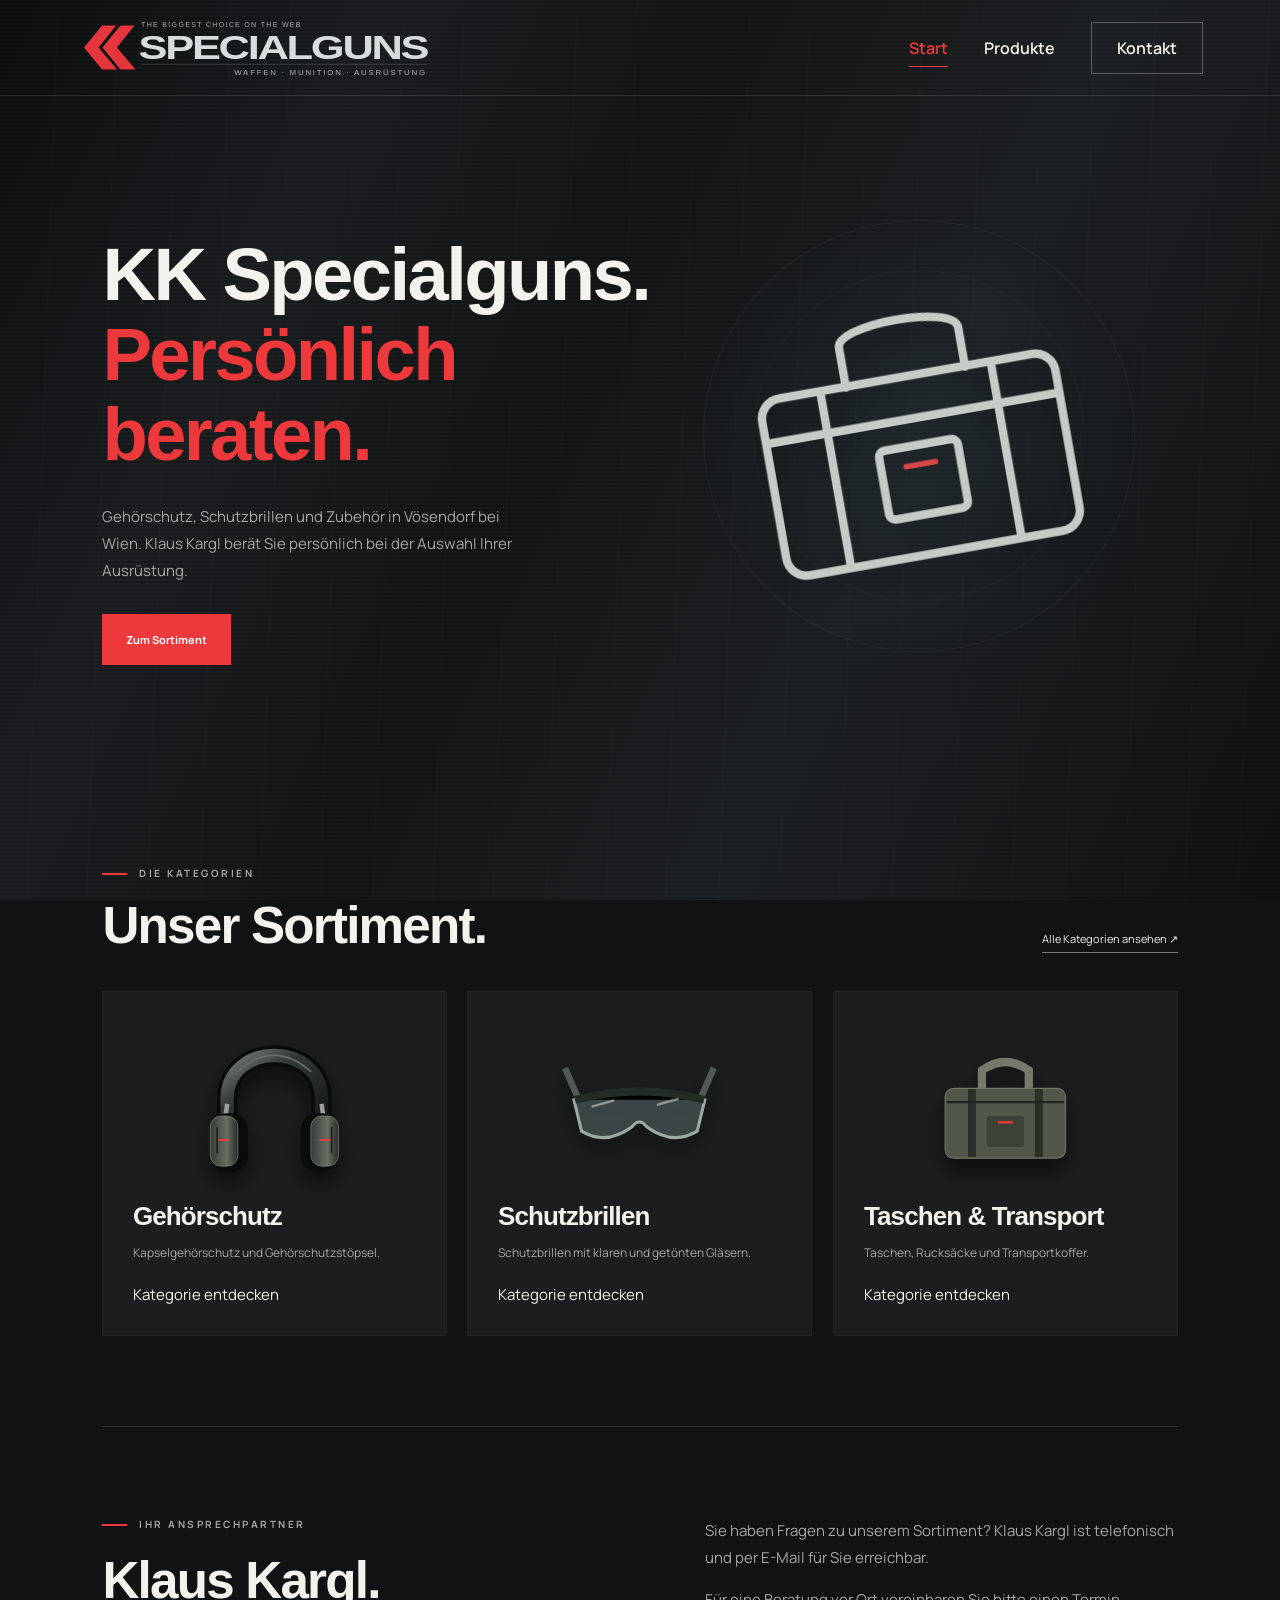
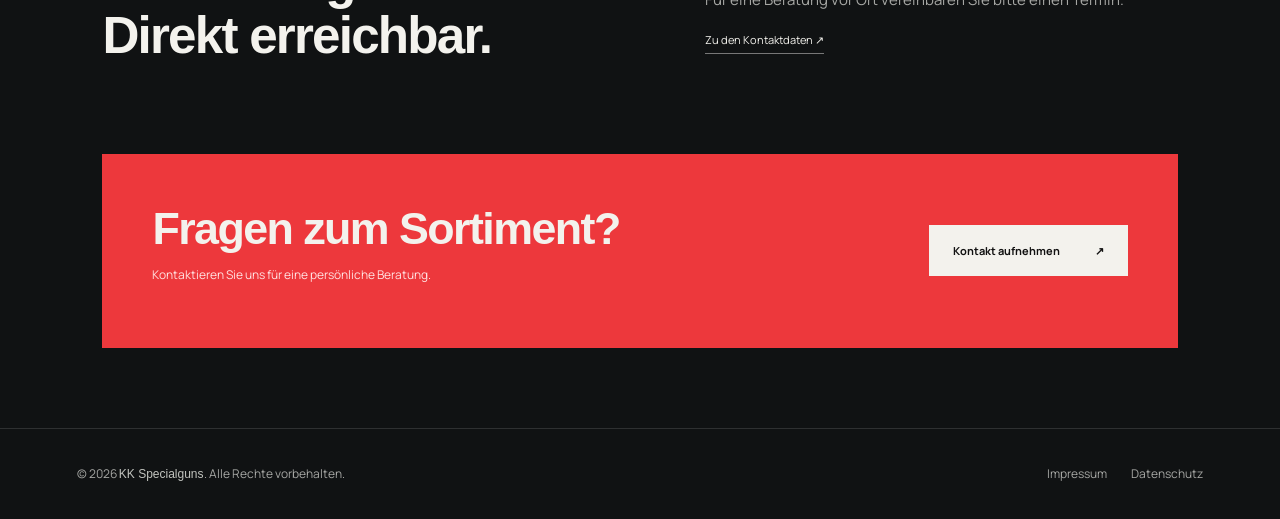
<file: index.html>
<!doctype html><html lang="de"><head><meta charset="utf-8"><meta name="viewport" content="width=device-width,initial-scale=1"><title>KK Specialguns in Vösendorf | Ausrüstung &amp; Beratung</title><meta name="description" content="Gehörschutz, Schutzbrillen und Zubehör bei KK Specialguns in Vösendorf. Persönliche Beratung durch Klaus Kargl. Kontakt und Anreise."><meta name="theme-color" content="#101112"><link rel="stylesheet" href="/style.css?v=1.0-20261017"><script src="/app.js?v=1.0-20261017" defer></script><link rel="canonical" href="https://www.kk-specialguns.com/"><meta name="robots" content="index,follow,max-image-preview:large"><meta property="og:type" content="website"><meta property="og:locale" content="de_AT"><meta property="og:site_name" content="KK Specialguns"><meta property="og:title" content="KK Specialguns in Vösendorf | Ausrüstung &amp; Beratung"><meta property="og:description" content="Gehörschutz, Schutzbrillen und Zubehör bei KK Specialguns in Vösendorf. Persönliche Beratung durch Klaus Kargl. Kontakt und Anreise."><meta property="og:url" content="https://www.kk-specialguns.com/"><meta property="og:image" content="https://www.kk-specialguns.com/assets/kk-specialguns-header.png"><meta property="og:image:alt" content="KK Specialguns Logo"><meta name="twitter:card" content="summary"><link rel="icon" href="/assets/kk-specialguns-logo.svg" type="image/svg+xml"><link rel="preconnect" href="https://fonts.googleapis.com"><link rel="preconnect" href="https://fonts.gstatic.com" crossorigin><script type="application/ld+json">{"@context": "https://schema.org", "@graph": [{"@type": "LocalBusiness", "@id": "https://www.kk-specialguns.com/#business", "name": "KK Specialguns", "url": "https://www.kk-specialguns.com/", "logo": "https://www.kk-specialguns.com/assets/kk-specialguns-logo.svg", "telephone": "+436503064466", "email": "office@kk-specialguns.com", "address": {"@type": "PostalAddress", "streetAddress": "Laxenburgerstraße 152", "postalCode": "2331", "addressLocality": "Vösendorf", "addressCountry": "AT"}, "hasMap": "https://www.google.com/maps/search/?api=1&query=Laxenburgerstra%C3%9Fe+152+2331+V%C3%B6sendorf", "contactPoint": {"@type": "ContactPoint", "telephone": "+436503064466", "email": "office@kk-specialguns.com", "contactType": "Kundenservice", "availableLanguage": "de"}}, {"@type": "WebSite", "@id": "https://www.kk-specialguns.com/#website", "name": "KK Specialguns", "url": "https://www.kk-specialguns.com/", "inLanguage": "de-AT", "publisher": {"@id": "https://www.kk-specialguns.com/#business"}}, {"@type": "WebPage", "@id": "https://www.kk-specialguns.com/#webpage", "url": "https://www.kk-specialguns.com/", "name": "KK Specialguns in Vösendorf | Ausrüstung & Beratung", "description": "Gehörschutz, Schutzbrillen und Zubehör bei KK Specialguns in Vösendorf. Persönliche Beratung durch Klaus Kargl. Kontakt und Anreise.", "inLanguage": "de-AT", "isPartOf": {"@id": "https://www.kk-specialguns.com/#website"}, "about": {"@id": "https://www.kk-specialguns.com/#business"}}]}</script></head><body><header><a class="brand" href="/" aria-label="KK Specialguns Startseite"><img class="brand-image" src="/assets/kk-specialguns-logo.svg" alt="KK Specialguns – The biggest choice on the web – Waffen, Munition, Ausrüstung" width="820" height="156"></a><nav aria-label="Hauptnavigation"><a href="/" aria-current="page">Start</a><a href="/produkte/" >Produkte</a><a href="/kontakt/"  class="nav-contact">Kontakt</a></nav></header><main><div class="wrap"><div class="hero reveal"><div><h1>KK Specialguns.<br><em>Persönlich beraten.</em></h1><p class="lead">Gehörschutz, Schutzbrillen und Zubehör in Vösendorf bei Wien. Klaus Kargl berät Sie persönlich bei der Auswahl Ihrer Ausrüstung.</p><div class="hero-actions"><a class="btn" href="/produkte/">Zum Sortiment</a></div></div><div class="art hero-carousel" aria-label="Ausrüstung, Waffe und Munition im Wechsel"><div class="hero-slide is-active" aria-hidden="false"><svg viewBox="0 0 500 450" role="img" aria-label="Ausrüstung"><g fill="none" stroke="#c7cbc8" stroke-width="9" stroke-linejoin="round" stroke-linecap="round"><path d="M185 160v-43c0-26 130-26 130 0v43"/><rect x="90" y="159" width="320" height="193" rx="22"/><path d="M91 205h318M157 160v191M343 160v191"/><rect x="207" y="234" width="86" height="75" rx="7"/></g><path d="M234 255h32" stroke="#d74646" stroke-width="6" stroke-linecap="round"/></svg></div><div class="hero-slide" aria-hidden="true"><svg viewBox="0 0 500 450" role="img" aria-label="Glock in Seitenansicht"><g transform="translate(0 8)" stroke="#c7cbc8" stroke-width="7" stroke-linejoin="round" stroke-linecap="round"><path d="M104 143h286v62H111l-7-10z" fill="#050606"/><path d="M114 206h263v21h-99l-18 19h-45l-18 88h-83l29-108h-29z" fill="#050606"/><path d="M214 230h65v27c0 21-15 31-36 31h-41" fill="none"/><path d="M240 231l-6 23 7 7" fill="none"/><path d="M120 142v-10h17v10m230 0v-10h13v10" fill="#050606"/><path d="M121 157v31m13-31v31m13-31v31m13-31v31" stroke="#8f9691" stroke-width="3"/><path d="M138 272h46m-50 16h46m-50 16h46m-50 16h46" stroke="#68706b" stroke-width="3"/><path d="M296 218h34" stroke="#d74646" stroke-width="4"/></g></svg></div><div class="hero-slide" aria-hidden="true"><svg viewBox="0 0 500 450" role="img" aria-label="Drei Patronen: Kurzwaffen-, Mittel- und Großkaliber"><g stroke="#c7cbc8" stroke-width="7" stroke-linejoin="round"><path d="M105 313v-87c0-39 48-39 48 0v87" fill="#292e29"/><path d="M100 313h58v15h-58z" fill="#384038"/><path d="M105 242h48" fill="none"/><path d="M218 313V203l8-17v-35l17-44 17 44v35l8 17v110" fill="#292e29"/><path d="M213 313h60v15h-60z" fill="#384038"/><path d="M219 211h48m-40-25h32" fill="none"/><path d="M336 313V179l12-20v-40l18-59 18 59v40l12 20v134" fill="#292e29"/><path d="M330 313h72v15h-72z" fill="#384038"/><path d="M337 189h58m-46-30h34" fill="none"/></g><path d="M109 260h40M222 234h42M340 215h52" stroke="#d74646" stroke-width="4"/></svg></div></div></div></div><div class="wrap"><section><div class="section-head"><div><div class="eyebrow">Die Kategorien</div><h2>Unser Sortiment.</h2></div><a class="textlink" href="/produkte/">Alle Kategorien ansehen ↗</a></div><div class="grid" id="products"><article class="card" data-category="gehoerschutz"><div class="illustration"><svg viewBox="0 0 500 450" role="img" aria-label="Illustration eines Gehörschutzes"><defs><linearGradient id="metal" x2="1" y2="1"><stop stop-color="#777e7c"/><stop offset=".35" stop-color="#343a39"/><stop offset="1" stop-color="#121716"/></linearGradient><linearGradient id="cup"><stop stop-color="#353b38"/><stop offset=".6" stop-color="#676e61"/><stop offset="1" stop-color="#262c28"/></linearGradient></defs><path d="M113 258V185C113 18 387 18 387 185V258" fill="none" stroke="#080b0b" stroke-width="58"/><path d="M113 258V185C113 18 387 18 387 185V258" fill="none" stroke="url(#metal)" stroke-width="39"/><path d="M143 107Q250 11 357 107" fill="none" stroke="#666e6b" stroke-width="5"/><path d="M113 200L95 330M387 200L405 330" stroke="#9ba09c" stroke-width="13"/><rect x="65" y="227" width="108" height="170" rx="47" fill="#080c0b"/><rect x="327" y="227" width="108" height="170" rx="47" fill="#080c0b"/><rect x="64" y="235" width="80" height="146" rx="32" fill="url(#cup)" stroke="#828778" stroke-width="2"/><rect x="356" y="235" width="80" height="146" rx="32" fill="url(#cup)" stroke="#828778" stroke-width="2"/><path d="M84 267V344M416 267V344" stroke="#1b211d" stroke-width="5"/><rect x="86" y="302" width="35" height="5" rx="2" fill="#ed383c"/><rect x="379" y="302" width="35" height="5" rx="2" fill="#ed383c"/></svg></div><h3>Gehörschutz</h3><p>Kapselgehörschutz und Gehörschutzstöpsel.</p><a href="/produkte/#gehoerschutz">Kategorie entdecken</a></article><article class="card" data-category="schutzbrillen"><div class="illustration"><svg viewBox="0 0 500 450" role="img" aria-label="Schutzbrille"><path d="M75 190L34 96M425 190L466 96" stroke="#505954" stroke-width="19"/><path d="M60 188Q250 132 440 188L418 279Q347 322 272 267Q250 238 228 267Q153 322 82 279Z" fill="#829e9b" fill-opacity=".35" stroke="#9baba4" stroke-width="9"/><path d="M63 188Q250 140 438 188" stroke="#222b26" stroke-width="23"/><path d="M111 208L177 190M301 203L364 185" stroke="#e3eae3" stroke-width="7" opacity=".5"/></svg></div><h3>Schutzbrillen</h3><p>Schutzbrillen mit klaren und getönten Gläsern.</p><a href="/produkte/#schutzbrillen">Kategorie entdecken</a></article><article class="card" data-category="taschen"><div class="illustration"><svg viewBox="0 0 500 450" role="img" aria-label="Ausrüstungstasche"><path d="M182 162V103Q250 54 318 103V162" fill="none" stroke="#747a6b" stroke-width="24"/><rect x="75" y="155" width="350" height="203" rx="25" fill="#51574b" stroke="#737969" stroke-width="3"/><path d="M153 157V354M347 157V354" stroke="#2a3029" stroke-width="23"/><rect x="194" y="233" width="112" height="94" rx="8" fill="#3c4238" stroke="#7d826f"/><path d="M80 195H420" stroke="#1e251f" stroke-width="7"/><rect x="228" y="250" width="44" height="7" fill="#ed383c"/></svg></div><h3>Taschen & Transport</h3><p>Taschen, Rucksäcke und Transportkoffer.</p><a href="/produkte/#taschen">Kategorie entdecken</a></article></div></section><section class="intro"><div><div class="eyebrow">Ihr Ansprechpartner</div><h2 style="margin-top:22px">Klaus Kargl.<br>Direkt erreichbar.</h2></div><div><p>Sie haben Fragen zu unserem Sortiment? Klaus Kargl ist telefonisch und per E-Mail für Sie erreichbar.</p><p>Für eine Beratung vor Ort vereinbaren Sie bitte einen Termin.</p><a class="textlink" style="margin-left:0" href="/kontakt/">Zu den Kontaktdaten ↗</a></div></section><div class="contact-banner"><div><h2>Fragen zum Sortiment?</h2><p>Kontaktieren Sie uns für eine persönliche Beratung.</p></div><a class="btn" href="/kontakt/">Kontakt aufnehmen <span>↗</span></a></div></div></main><footer><span class="footer-copyright">© 2026 <a class="footer-company" href="/">KK Specialguns</a>. Alle Rechte vorbehalten.</span><nav aria-label="Rechtliche Informationen"><a href="/impressum/">Impressum</a><a href="/datenschutz/">Datenschutz</a></nav></footer></body></html>
</file>
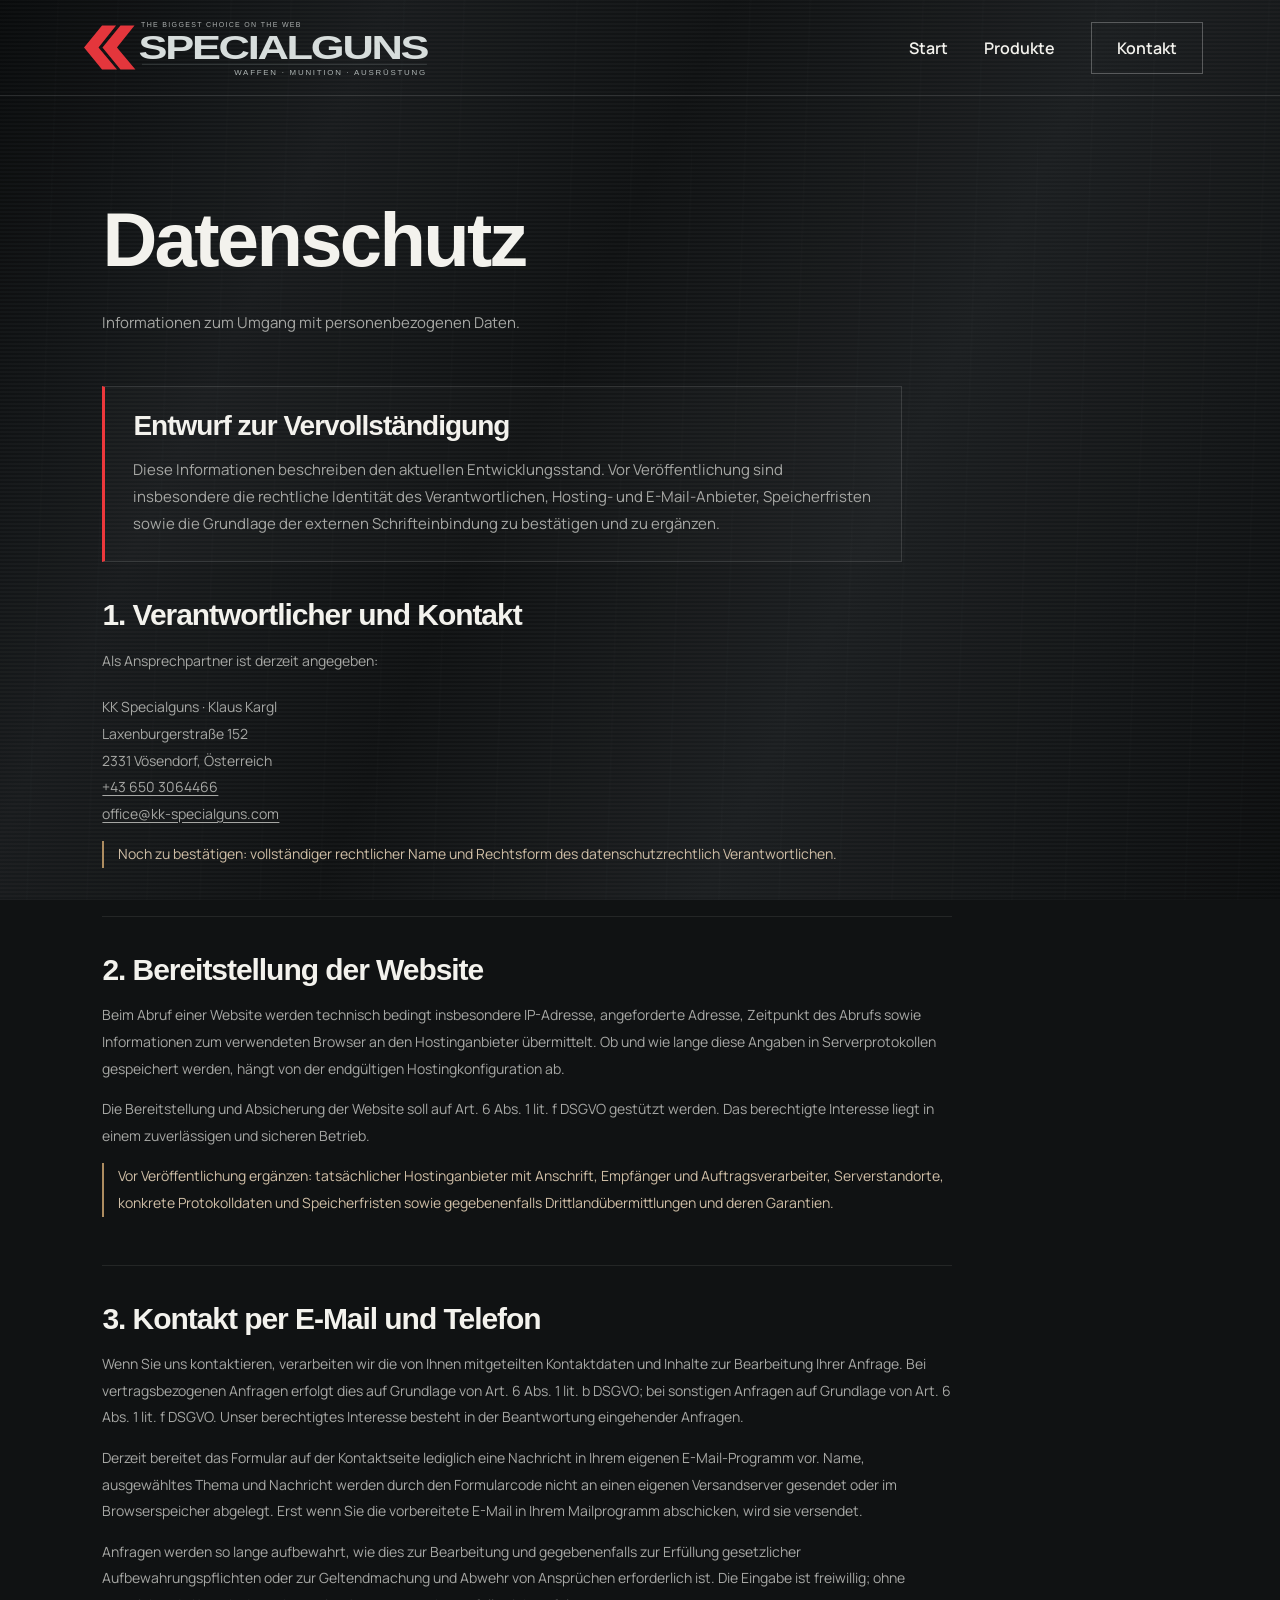
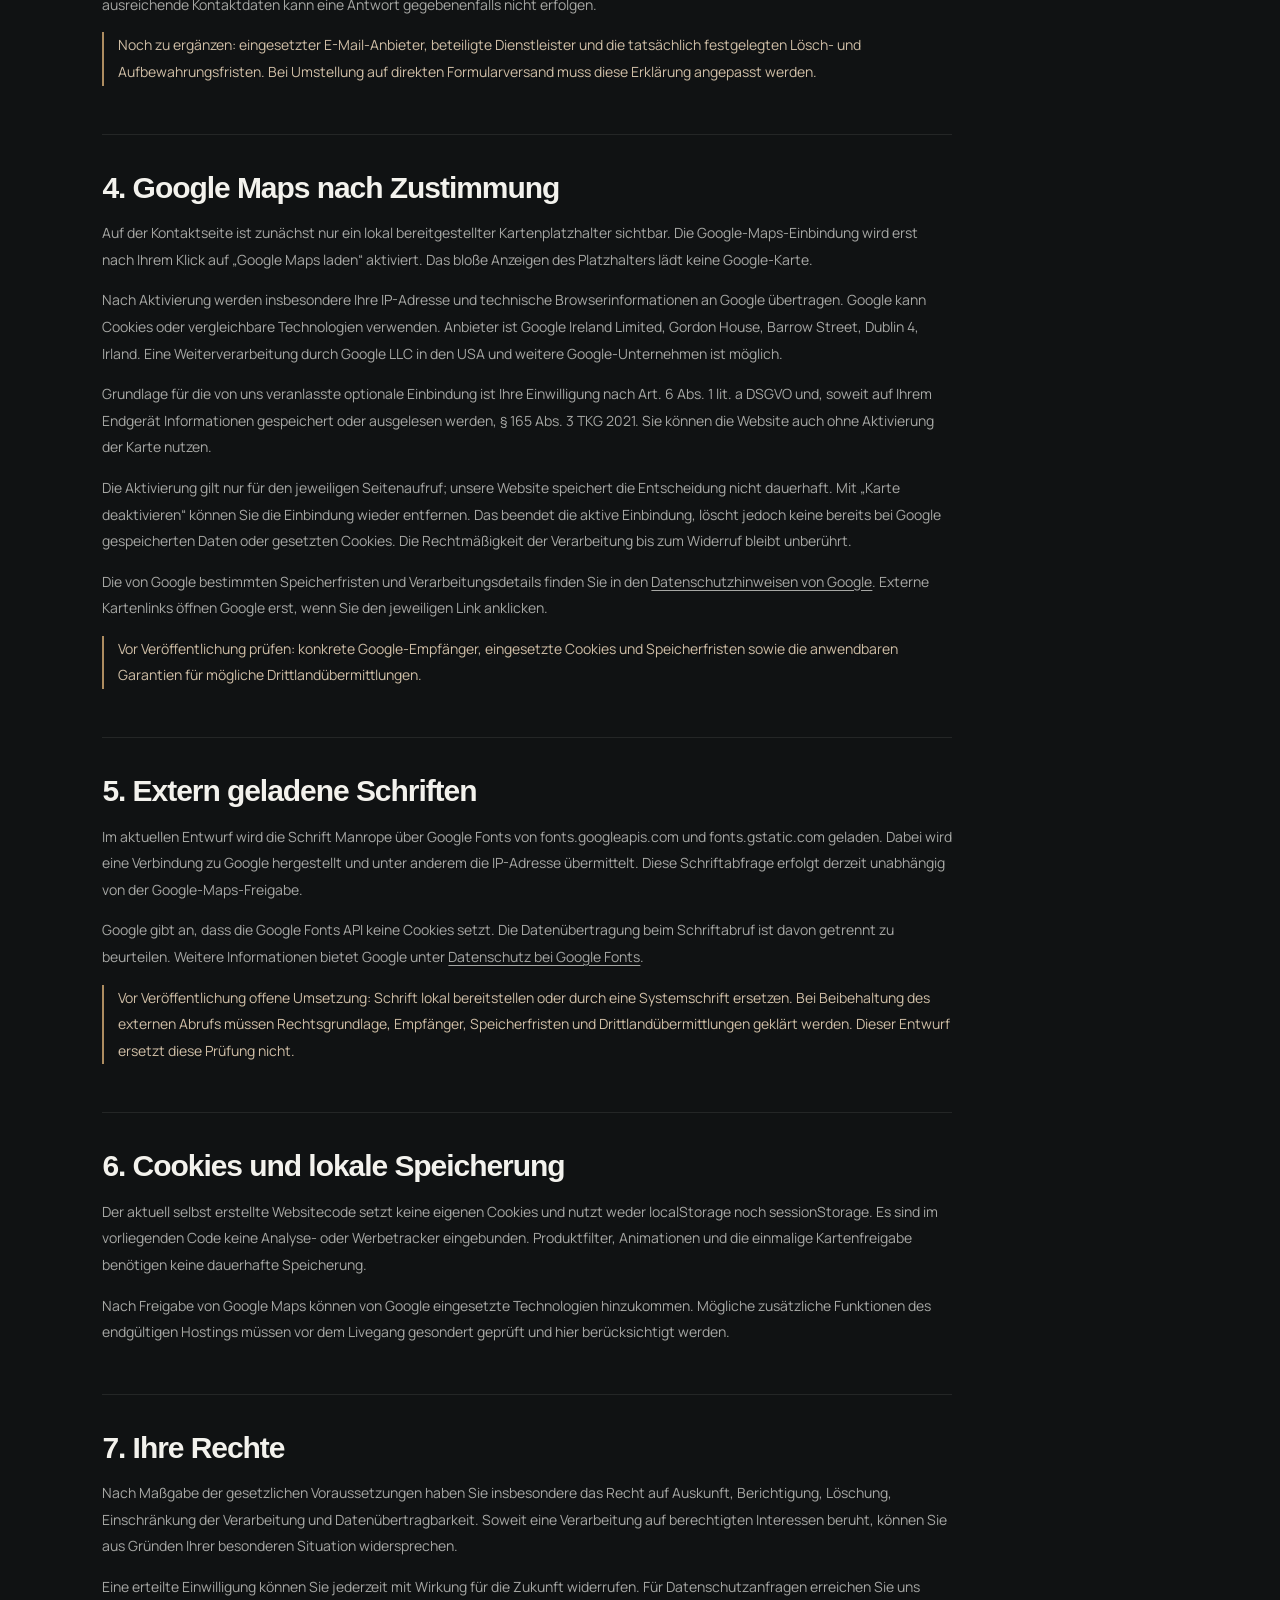
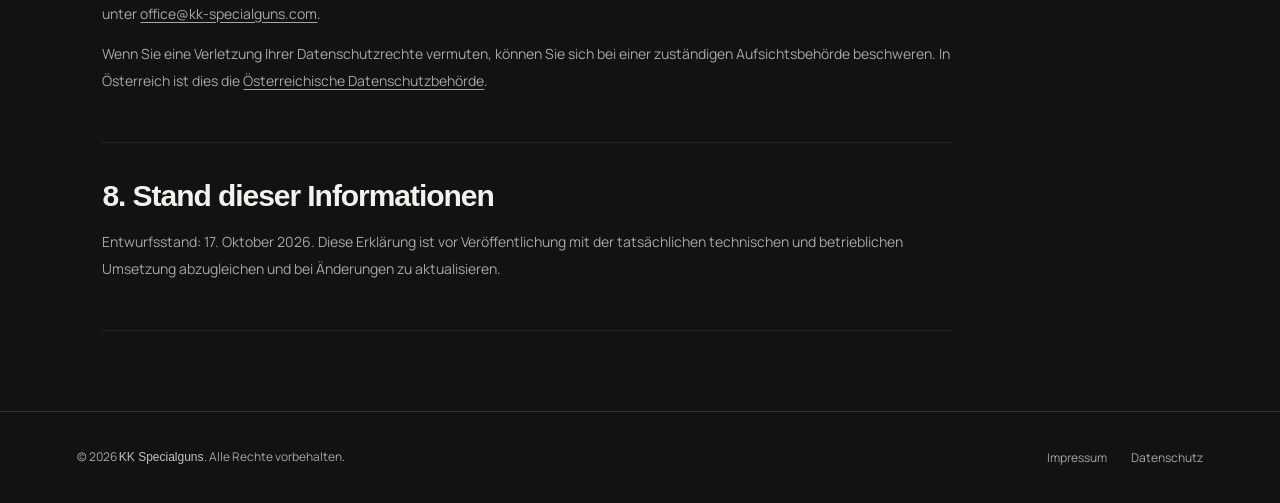
<file: datenschutz/index.html>
<!doctype html><html lang="de"><head><meta charset="utf-8"><meta name="viewport" content="width=device-width,initial-scale=1"><title>Datenschutz – Entwurf | KK Specialguns</title><meta name="robots" content="noindex,follow"><link rel="icon" href="/assets/kk-specialguns-logo.svg" type="image/svg+xml"><link rel="stylesheet" href="/style.css?v=1.0-20261017"></head><body><header>
<a class="brand" href="/" aria-label="KK Specialguns Startseite"><img class="brand-image" src="/assets/kk-specialguns-logo.svg" alt="KK Specialguns" width="820" height="156"></a>
<nav aria-label="Hauptnavigation"><a href="/">Start</a><a href="/produkte/">Produkte</a><a href="/kontakt/" class="nav-contact">Kontakt</a></nav>
</header><main class="wrap legal-page"><div class="page-title"><h1>Datenschutz</h1><p>Informationen zum Umgang mit personenbezogenen Daten.</p></div>
<aside class="legal-placeholder" aria-label="Entwurfsstatus"><h2>Entwurf zur Vervollständigung</h2><p>Diese Informationen beschreiben den aktuellen Entwicklungsstand. Vor Veröffentlichung sind insbesondere die rechtliche Identität des Verantwortlichen, Hosting- und E-Mail-Anbieter, Speicherfristen sowie die Grundlage der externen Schrifteinbindung zu bestätigen und zu ergänzen.</p></aside>
<div class="privacy-content">
<section><h2>1. Verantwortlicher und Kontakt</h2><p>Als Ansprechpartner ist derzeit angegeben:</p><address>KK Specialguns · Klaus Kargl<br>Laxenburgerstraße 152<br>2331 Vösendorf, Österreich<br><a href="tel:+436503064466">+43 650 3064466</a><br><a href="mailto:office@kk-specialguns.com">office@kk-specialguns.com</a></address><p class="privacy-open">Noch zu bestätigen: vollständiger rechtlicher Name und Rechtsform des datenschutzrechtlich Verantwortlichen.</p></section>
<section><h2>2. Bereitstellung der Website</h2><p>Beim Abruf einer Website werden technisch bedingt insbesondere IP-Adresse, angeforderte Adresse, Zeitpunkt des Abrufs sowie Informationen zum verwendeten Browser an den Hostinganbieter übermittelt. Ob und wie lange diese Angaben in Serverprotokollen gespeichert werden, hängt von der endgültigen Hostingkonfiguration ab.</p><p>Die Bereitstellung und Absicherung der Website soll auf Art. 6 Abs. 1 lit. f DSGVO gestützt werden. Das berechtigte Interesse liegt in einem zuverlässigen und sicheren Betrieb.</p><p class="privacy-open">Vor Veröffentlichung ergänzen: tatsächlicher Hostinganbieter mit Anschrift, Empfänger und Auftragsverarbeiter, Serverstandorte, konkrete Protokolldaten und Speicherfristen sowie gegebenenfalls Drittlandübermittlungen und deren Garantien.</p></section>
<section><h2>3. Kontakt per E-Mail und Telefon</h2><p>Wenn Sie uns kontaktieren, verarbeiten wir die von Ihnen mitgeteilten Kontaktdaten und Inhalte zur Bearbeitung Ihrer Anfrage. Bei vertragsbezogenen Anfragen erfolgt dies auf Grundlage von Art. 6 Abs. 1 lit. b DSGVO; bei sonstigen Anfragen auf Grundlage von Art. 6 Abs. 1 lit. f DSGVO. Unser berechtigtes Interesse besteht in der Beantwortung eingehender Anfragen.</p><p>Derzeit bereitet das Formular auf der Kontaktseite lediglich eine Nachricht in Ihrem eigenen E-Mail-Programm vor. Name, ausgewähltes Thema und Nachricht werden durch den Formularcode nicht an einen eigenen Versandserver gesendet oder im Browserspeicher abgelegt. Erst wenn Sie die vorbereitete E-Mail in Ihrem Mailprogramm abschicken, wird sie versendet.</p><p>Anfragen werden so lange aufbewahrt, wie dies zur Bearbeitung und gegebenenfalls zur Erfüllung gesetzlicher Aufbewahrungspflichten oder zur Geltendmachung und Abwehr von Ansprüchen erforderlich ist. Die Eingabe ist freiwillig; ohne ausreichende Kontaktdaten kann eine Antwort gegebenenfalls nicht erfolgen.</p><p class="privacy-open">Noch zu ergänzen: eingesetzter E-Mail-Anbieter, beteiligte Dienstleister und die tatsächlich festgelegten Lösch- und Aufbewahrungsfristen. Bei Umstellung auf direkten Formularversand muss diese Erklärung angepasst werden.</p></section>
<section><h2>4. Google Maps nach Zustimmung</h2><p>Auf der Kontaktseite ist zunächst nur ein lokal bereitgestellter Kartenplatzhalter sichtbar. Die Google-Maps-Einbindung wird erst nach Ihrem Klick auf „Google Maps laden“ aktiviert. Das bloße Anzeigen des Platzhalters lädt keine Google-Karte.</p><p>Nach Aktivierung werden insbesondere Ihre IP-Adresse und technische Browserinformationen an Google übertragen. Google kann Cookies oder vergleichbare Technologien verwenden. Anbieter ist Google Ireland Limited, Gordon House, Barrow Street, Dublin 4, Irland. Eine Weiterverarbeitung durch Google LLC in den USA und weitere Google-Unternehmen ist möglich.</p><p>Grundlage für die von uns veranlasste optionale Einbindung ist Ihre Einwilligung nach Art. 6 Abs. 1 lit. a DSGVO und, soweit auf Ihrem Endgerät Informationen gespeichert oder ausgelesen werden, § 165 Abs. 3 TKG 2021. Sie können die Website auch ohne Aktivierung der Karte nutzen.</p><p>Die Aktivierung gilt nur für den jeweiligen Seitenaufruf; unsere Website speichert die Entscheidung nicht dauerhaft. Mit „Karte deaktivieren“ können Sie die Einbindung wieder entfernen. Das beendet die aktive Einbindung, löscht jedoch keine bereits bei Google gespeicherten Daten oder gesetzten Cookies. Die Rechtmäßigkeit der Verarbeitung bis zum Widerruf bleibt unberührt.</p><p>Die von Google bestimmten Speicherfristen und Verarbeitungsdetails finden Sie in den <a href="https://policies.google.com/privacy?hl=de" target="_blank" rel="noopener noreferrer">Datenschutzhinweisen von Google</a>. Externe Kartenlinks öffnen Google erst, wenn Sie den jeweiligen Link anklicken.</p><p class="privacy-open">Vor Veröffentlichung prüfen: konkrete Google-Empfänger, eingesetzte Cookies und Speicherfristen sowie die anwendbaren Garantien für mögliche Drittlandübermittlungen.</p></section>
<section><h2>5. Extern geladene Schriften</h2><p>Im aktuellen Entwurf wird die Schrift Manrope über Google Fonts von fonts.googleapis.com und fonts.gstatic.com geladen. Dabei wird eine Verbindung zu Google hergestellt und unter anderem die IP-Adresse übermittelt. Diese Schriftabfrage erfolgt derzeit unabhängig von der Google-Maps-Freigabe.</p><p>Google gibt an, dass die Google Fonts API keine Cookies setzt. Die Datenübertragung beim Schriftabruf ist davon getrennt zu beurteilen. Weitere Informationen bietet Google unter <a href="https://developers.google.com/fonts/faq/privacy" target="_blank" rel="noopener noreferrer">Datenschutz bei Google Fonts</a>.</p><p class="privacy-open">Vor Veröffentlichung offene Umsetzung: Schrift lokal bereitstellen oder durch eine Systemschrift ersetzen. Bei Beibehaltung des externen Abrufs müssen Rechtsgrundlage, Empfänger, Speicherfristen und Drittlandübermittlungen geklärt werden. Dieser Entwurf ersetzt diese Prüfung nicht.</p></section>
<section><h2>6. Cookies und lokale Speicherung</h2><p>Der aktuell selbst erstellte Websitecode setzt keine eigenen Cookies und nutzt weder localStorage noch sessionStorage. Es sind im vorliegenden Code keine Analyse- oder Werbetracker eingebunden. Produktfilter, Animationen und die einmalige Kartenfreigabe benötigen keine dauerhafte Speicherung.</p><p>Nach Freigabe von Google Maps können von Google eingesetzte Technologien hinzukommen. Mögliche zusätzliche Funktionen des endgültigen Hostings müssen vor dem Livegang gesondert geprüft und hier berücksichtigt werden.</p></section>
<section><h2>7. Ihre Rechte</h2><p>Nach Maßgabe der gesetzlichen Voraussetzungen haben Sie insbesondere das Recht auf Auskunft, Berichtigung, Löschung, Einschränkung der Verarbeitung und Datenübertragbarkeit. Soweit eine Verarbeitung auf berechtigten Interessen beruht, können Sie aus Gründen Ihrer besonderen Situation widersprechen.</p><p>Eine erteilte Einwilligung können Sie jederzeit mit Wirkung für die Zukunft widerrufen. Für Datenschutzanfragen erreichen Sie uns unter <a href="mailto:office@kk-specialguns.com">office@kk-specialguns.com</a>.</p><p>Wenn Sie eine Verletzung Ihrer Datenschutzrechte vermuten, können Sie sich bei einer zuständigen Aufsichtsbehörde beschweren. In Österreich ist dies die <a href="https://dsb.gv.at/" target="_blank" rel="noopener noreferrer">Österreichische Datenschutzbehörde</a>.</p></section>
<section><h2>8. Stand dieser Informationen</h2><p>Entwurfsstand: 17. Oktober 2026. Diese Erklärung ist vor Veröffentlichung mit der tatsächlichen technischen und betrieblichen Umsetzung abzugleichen und bei Änderungen zu aktualisieren.</p></section>
</div></main><footer><span class="footer-copyright">© 2026 <a class="footer-company" href="/">KK Specialguns</a>. Alle Rechte vorbehalten.</span><nav aria-label="Rechtliche Informationen"><a href="/impressum/">Impressum</a><a href="/datenschutz/">Datenschutz</a></nav></footer></body></html>
</file>
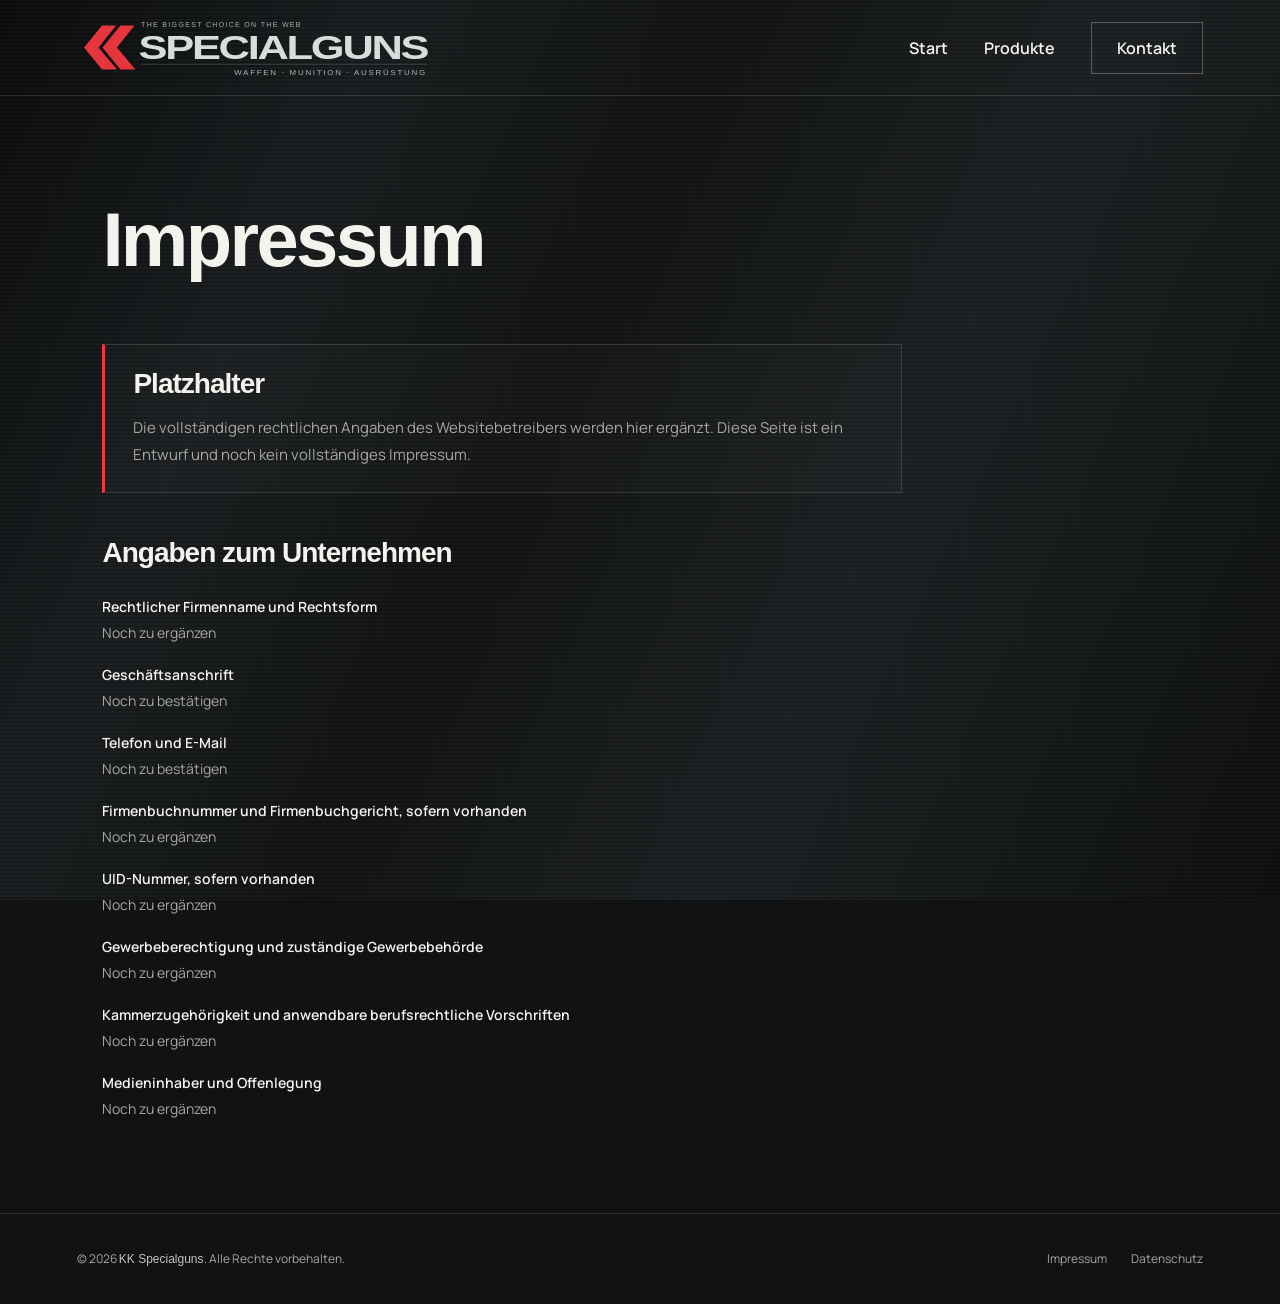
<file: impressum/index.html>
<!doctype html>
<html lang="de">
<head>
<meta charset="utf-8">
<meta name="viewport" content="width=device-width,initial-scale=1">
<title>Impressum – Platzhalter | KK Specialguns</title>
<meta name="robots" content="noindex,follow">
<link rel="stylesheet" href="/style.css?v=1.0-20261017">
<link rel="icon" href="/assets/kk-specialguns-logo.svg" type="image/svg+xml">
</head>
<body>
<header>
<a class="brand" href="/" aria-label="KK Specialguns Startseite"><img class="brand-image" src="/assets/kk-specialguns-logo.svg" alt="KK Specialguns" width="820" height="156"></a>
<nav aria-label="Hauptnavigation"><a href="/">Start</a><a href="/produkte/">Produkte</a><a href="/kontakt/" class="nav-contact">Kontakt</a></nav>
</header>
<main class="wrap legal-page">
<div class="page-title"><h1>Impressum</h1></div>
<div class="legal-placeholder">
<h2>Platzhalter</h2>
<p>Die vollständigen rechtlichen Angaben des Websitebetreibers werden hier ergänzt. Diese Seite ist ein Entwurf und noch kein vollständiges Impressum.</p>
</div>
<section class="legal-details" aria-label="Noch zu ergänzende Angaben">
<h2>Angaben zum Unternehmen</h2>
<dl>
<dt>Rechtlicher Firmenname und Rechtsform</dt><dd>Noch zu ergänzen</dd>
<dt>Geschäftsanschrift</dt><dd>Noch zu bestätigen</dd>
<dt>Telefon und E-Mail</dt><dd>Noch zu bestätigen</dd>
<dt>Firmenbuchnummer und Firmenbuchgericht, sofern vorhanden</dt><dd>Noch zu ergänzen</dd>
<dt>UID-Nummer, sofern vorhanden</dt><dd>Noch zu ergänzen</dd>
<dt>Gewerbeberechtigung und zuständige Gewerbebehörde</dt><dd>Noch zu ergänzen</dd>
<dt>Kammerzugehörigkeit und anwendbare berufsrechtliche Vorschriften</dt><dd>Noch zu ergänzen</dd>
<dt>Medieninhaber und Offenlegung</dt><dd>Noch zu ergänzen</dd>
</dl>
</section>
</main>
<footer><span class="footer-copyright">© 2026 <a class="footer-company" href="/">KK Specialguns</a>. Alle Rechte vorbehalten.</span><nav aria-label="Rechtliche Informationen"><a href="/impressum/">Impressum</a><a href="/datenschutz/">Datenschutz</a></nav></footer>
</body>
</html>
</file>
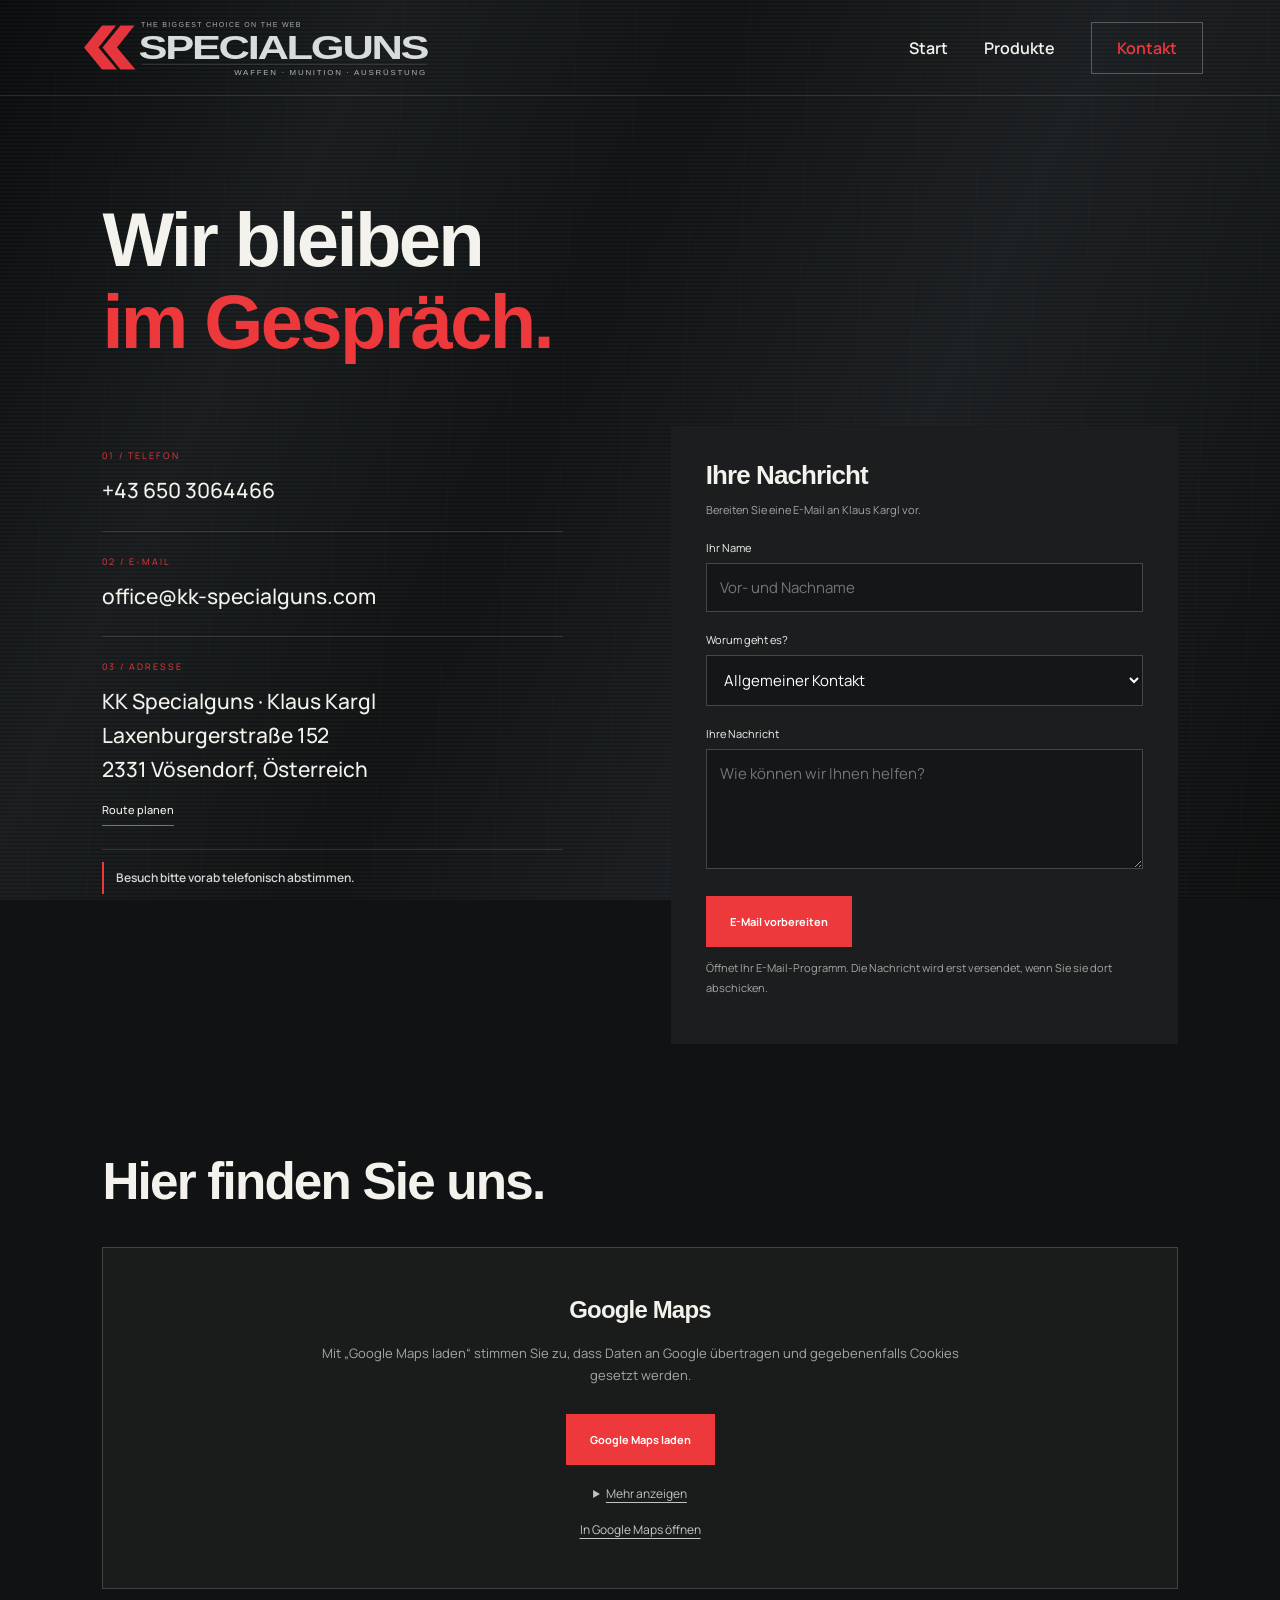
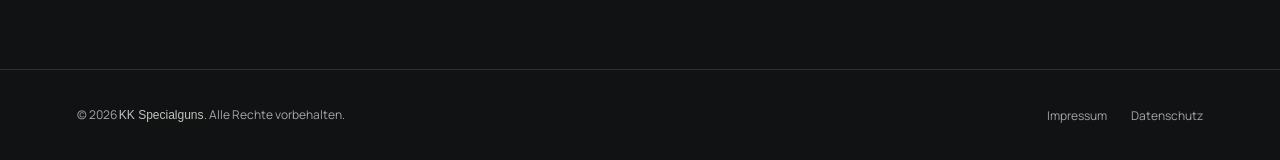
<file: kontakt/index.html>
<!doctype html><html lang="de"><head><meta charset="utf-8"><meta name="viewport" content="width=device-width,initial-scale=1"><title>Kontakt &amp; Anreise in Vösendorf | KK Specialguns</title><meta name="description" content="KK Specialguns, Klaus Kargl: Laxenburgerstraße 152, 2331 Vösendorf. Telefon +43 650 3064466, office@kk-specialguns.com. Besuch nach Vereinbarung."><meta name="theme-color" content="#101112"><link rel="stylesheet" href="/style.css?v=1.0-20261017"><script src="/app.js?v=1.0-20261017" defer></script><link rel="canonical" href="https://www.kk-specialguns.com/kontakt/"><meta name="robots" content="index,follow,max-image-preview:large"><meta property="og:type" content="website"><meta property="og:locale" content="de_AT"><meta property="og:site_name" content="KK Specialguns"><meta property="og:title" content="Kontakt &amp; Anreise in Vösendorf | KK Specialguns"><meta property="og:description" content="KK Specialguns, Klaus Kargl: Laxenburgerstraße 152, 2331 Vösendorf. Telefon +43 650 3064466, office@kk-specialguns.com. Besuch nach Vereinbarung."><meta property="og:url" content="https://www.kk-specialguns.com/kontakt/"><meta property="og:image" content="https://www.kk-specialguns.com/assets/kk-specialguns-header.png"><meta property="og:image:alt" content="KK Specialguns Logo"><meta name="twitter:card" content="summary"><link rel="icon" href="/assets/kk-specialguns-logo.svg" type="image/svg+xml"><link rel="preconnect" href="https://fonts.googleapis.com"><link rel="preconnect" href="https://fonts.gstatic.com" crossorigin><script type="application/ld+json">{"@context": "https://schema.org", "@graph": [{"@type": "LocalBusiness", "@id": "https://www.kk-specialguns.com/#business", "name": "KK Specialguns", "url": "https://www.kk-specialguns.com/", "logo": "https://www.kk-specialguns.com/assets/kk-specialguns-logo.svg", "telephone": "+436503064466", "email": "office@kk-specialguns.com", "address": {"@type": "PostalAddress", "streetAddress": "Laxenburgerstraße 152", "postalCode": "2331", "addressLocality": "Vösendorf", "addressCountry": "AT"}, "hasMap": "https://www.google.com/maps/search/?api=1&query=Laxenburgerstra%C3%9Fe+152+2331+V%C3%B6sendorf", "contactPoint": {"@type": "ContactPoint", "telephone": "+436503064466", "email": "office@kk-specialguns.com", "contactType": "Kundenservice", "availableLanguage": "de"}}, {"@type": "WebSite", "@id": "https://www.kk-specialguns.com/#website", "name": "KK Specialguns", "url": "https://www.kk-specialguns.com/", "inLanguage": "de-AT", "publisher": {"@id": "https://www.kk-specialguns.com/#business"}}, {"@type": "ContactPage", "@id": "https://www.kk-specialguns.com/kontakt/#webpage", "url": "https://www.kk-specialguns.com/kontakt/", "name": "Kontakt & Anreise in Vösendorf | KK Specialguns", "description": "KK Specialguns, Klaus Kargl: Laxenburgerstraße 152, 2331 Vösendorf. Telefon +43 650 3064466, office@kk-specialguns.com. Besuch nach Vereinbarung.", "inLanguage": "de-AT", "isPartOf": {"@id": "https://www.kk-specialguns.com/#website"}, "about": {"@id": "https://www.kk-specialguns.com/#business"}}, {"@type": "BreadcrumbList", "itemListElement": [{"@type": "ListItem", "position": 1, "name": "Start", "item": "https://www.kk-specialguns.com/"}, {"@type": "ListItem", "position": 2, "name": "Kontakt", "item": "https://www.kk-specialguns.com/kontakt/"}]}]}</script></head><body><header><a class="brand" href="/" aria-label="KK Specialguns Startseite"><img class="brand-image" src="/assets/kk-specialguns-logo.svg" alt="KK Specialguns – The biggest choice on the web – Waffen, Munition, Ausrüstung" width="820" height="156"></a><nav aria-label="Hauptnavigation"><a href="/" >Start</a><a href="/produkte/" >Produkte</a><a href="/kontakt/" aria-current="page" class="nav-contact">Kontakt</a></nav></header><main><div class="wrap"><div class="page-title reveal"><h1>Wir bleiben<br><em>im Gespräch.</em></h1></div><div class="contact-layout"><div><div class="contact-item"><small>01 / TELEFON</small><a href="tel:+436503064466">+43 650 3064466</a></div><div class="contact-item"><small>02 / E-MAIL</small><a href="mailto:office@kk-specialguns.com" style="font-size:clamp(15px,2vw,21px)">office@kk-specialguns.com</a></div><div class="contact-item"><small>03 / ADRESSE</small><address>KK Specialguns · Klaus Kargl<br>Laxenburgerstraße 152<br>2331 Vösendorf, Österreich</address><a class="textlink" style="font-size:11px;margin:15px 0 0;display:inline-block" href="https://www.google.com/maps/search/?api=1&query=Laxenburgerstra%C3%9Fe+152+2331+V%C3%B6sendorf" target="_blank" rel="noopener">Route planen</a></div><p class="visit-note">Besuch bitte vorab telefonisch abstimmen.</p></div><form class="form" id="contact-form"><h3>Ihre Nachricht</h3><p>Bereiten Sie eine E-Mail an Klaus Kargl vor.</p><label for="name">Ihr Name</label><input id="name" name="name" autocomplete="name" required placeholder="Vor- und Nachname"><label for="topic">Worum geht es?</label><select id="topic" name="topic"><option value="allgemein">Allgemeiner Kontakt</option><option value="gehoerschutz">Gehörschutz</option><option value="schutzbrillen">Schutzbrillen</option><option value="taschen">Taschen & Transport</option></select><label for="message">Ihre Nachricht</label><textarea id="message" name="message" required placeholder="Wie können wir Ihnen helfen?"></textarea><button class="btn" type="submit">E-Mail vorbereiten </button><p>Öffnet Ihr E-Mail-Programm. Die Nachricht wird erst versendet, wenn Sie sie dort abschicken.</p><p id="form-status" role="status"></p></form></div></div><section class="location-section"><div class="section-head"><h2>Hier finden Sie uns.</h2></div><div class="map-frame" id="location-map">
<div class="map-consent">
<h3>Google Maps</h3>
<p>Mit „Google Maps laden“ stimmen Sie zu, dass Daten an Google übertragen und gegebenenfalls Cookies gesetzt werden.</p>
<button class="btn" type="button" id="load-map">Google Maps laden</button>
<details class="map-legal-details">
<summary>Mehr anzeigen</summary>
<div class="map-legal-copy"><p>Weitere Informationen finden Sie in unserer <a href="/datenschutz/">Datenschutzerklärung</a>.</p>
<p>Beim Laden der Karte wird eine Verbindung zu Google aufgebaut. Dabei wird unter anderem Ihre IP-Adresse übermittelt. Google kann Cookies setzen und Daten auch in den USA verarbeiten.</p>
<p>Die Karte wird nur für diesen Seitenaufruf aktiviert. Ohne Zustimmung bleibt sie deaktiviert. Über „Karte deaktivieren“ können Sie die Einbindung wieder entfernen. Bereits übermittelte Daten oder gesetzte Cookies werden dadurch nicht gelöscht.</p>
<a class="map-privacy" href="https://policies.google.com/privacy?hl=de" target="_blank" rel="noopener noreferrer">Datenschutzhinweise von Google</a>
</div>
</details>
<a class="map-external" href="https://www.google.com/maps/search/?api=1&amp;query=Laxenburgerstra%C3%9Fe+152+2331+V%C3%B6sendorf" target="_blank" rel="noopener noreferrer">In Google Maps öffnen</a>
</div>
</div>
<p class="map-status" id="map-status" role="status"></p>
<button class="map-disable" type="button" id="disable-map" hidden>Karte deaktivieren</button></section></main><footer><span class="footer-copyright">© 2026 <a class="footer-company" href="/">KK Specialguns</a>. Alle Rechte vorbehalten.</span><nav aria-label="Rechtliche Informationen"><a href="/impressum/">Impressum</a><a href="/datenschutz/">Datenschutz</a></nav></footer></body></html>
</file>
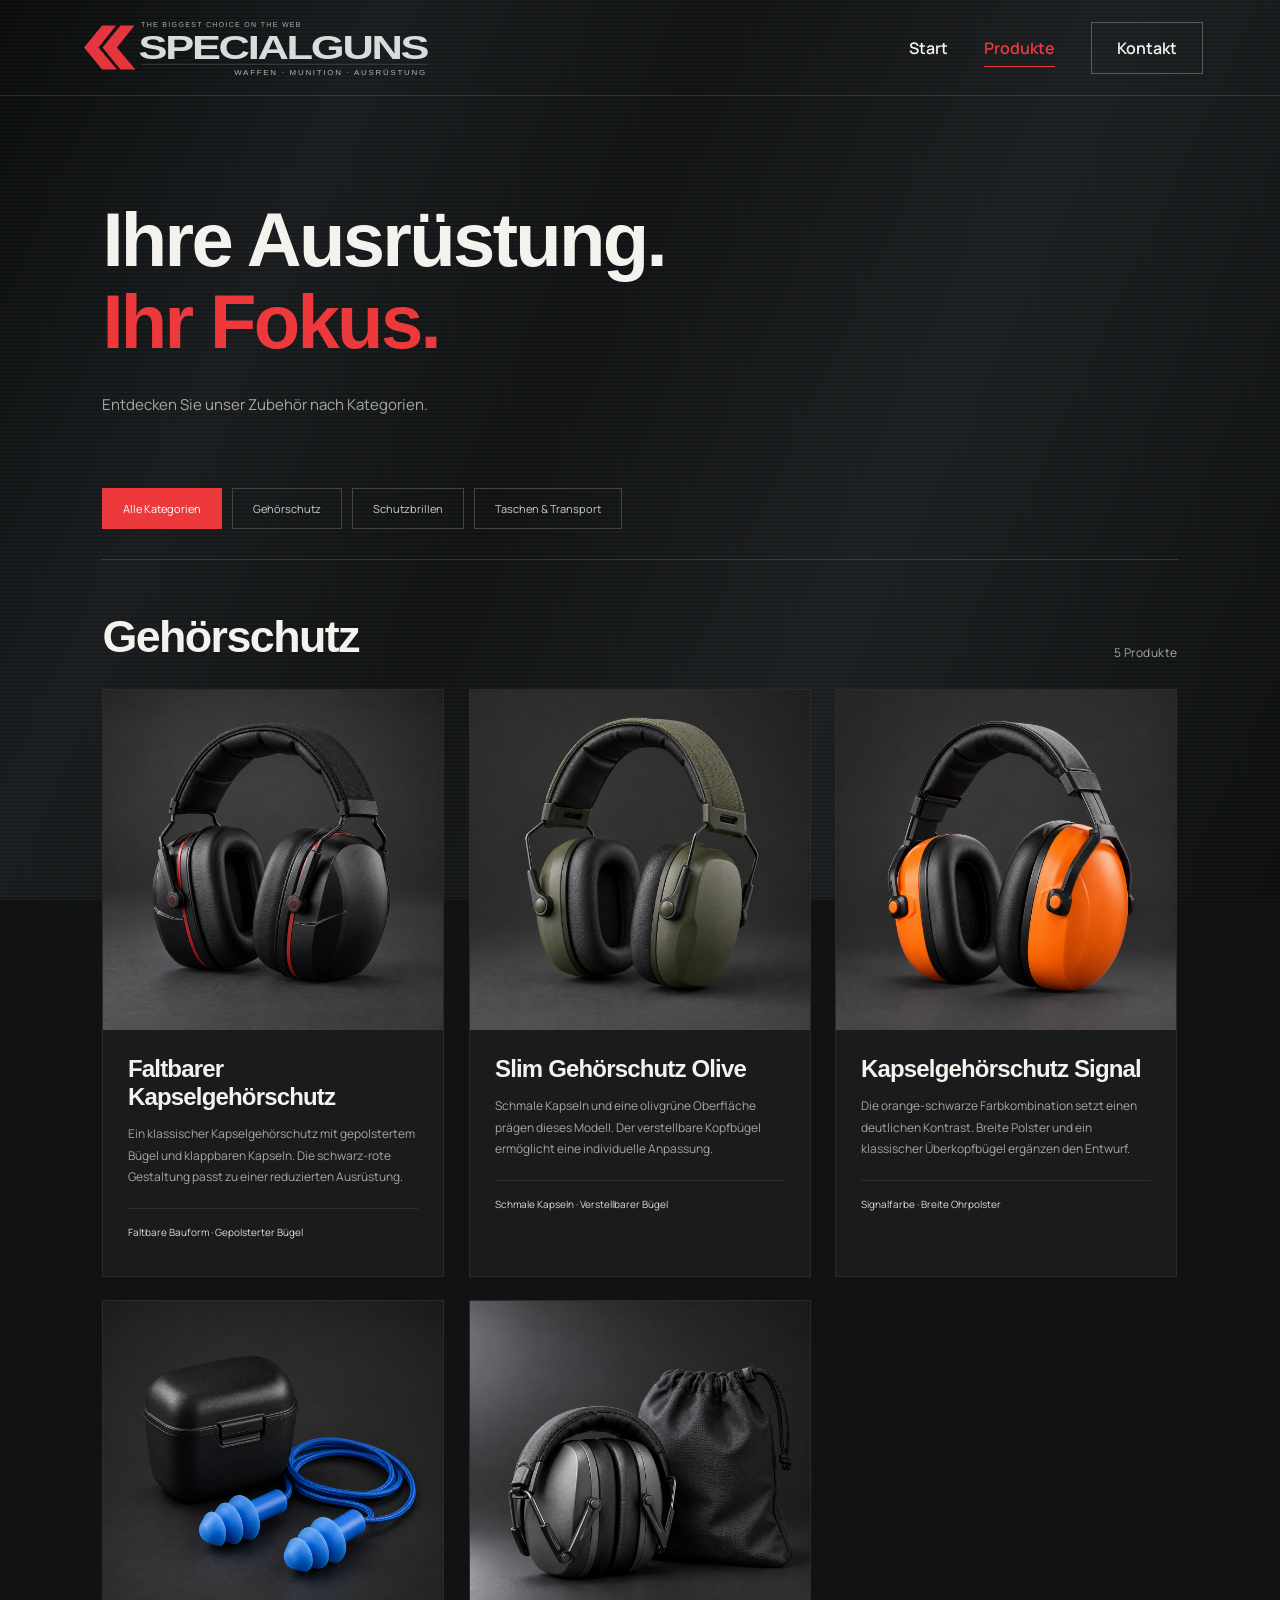
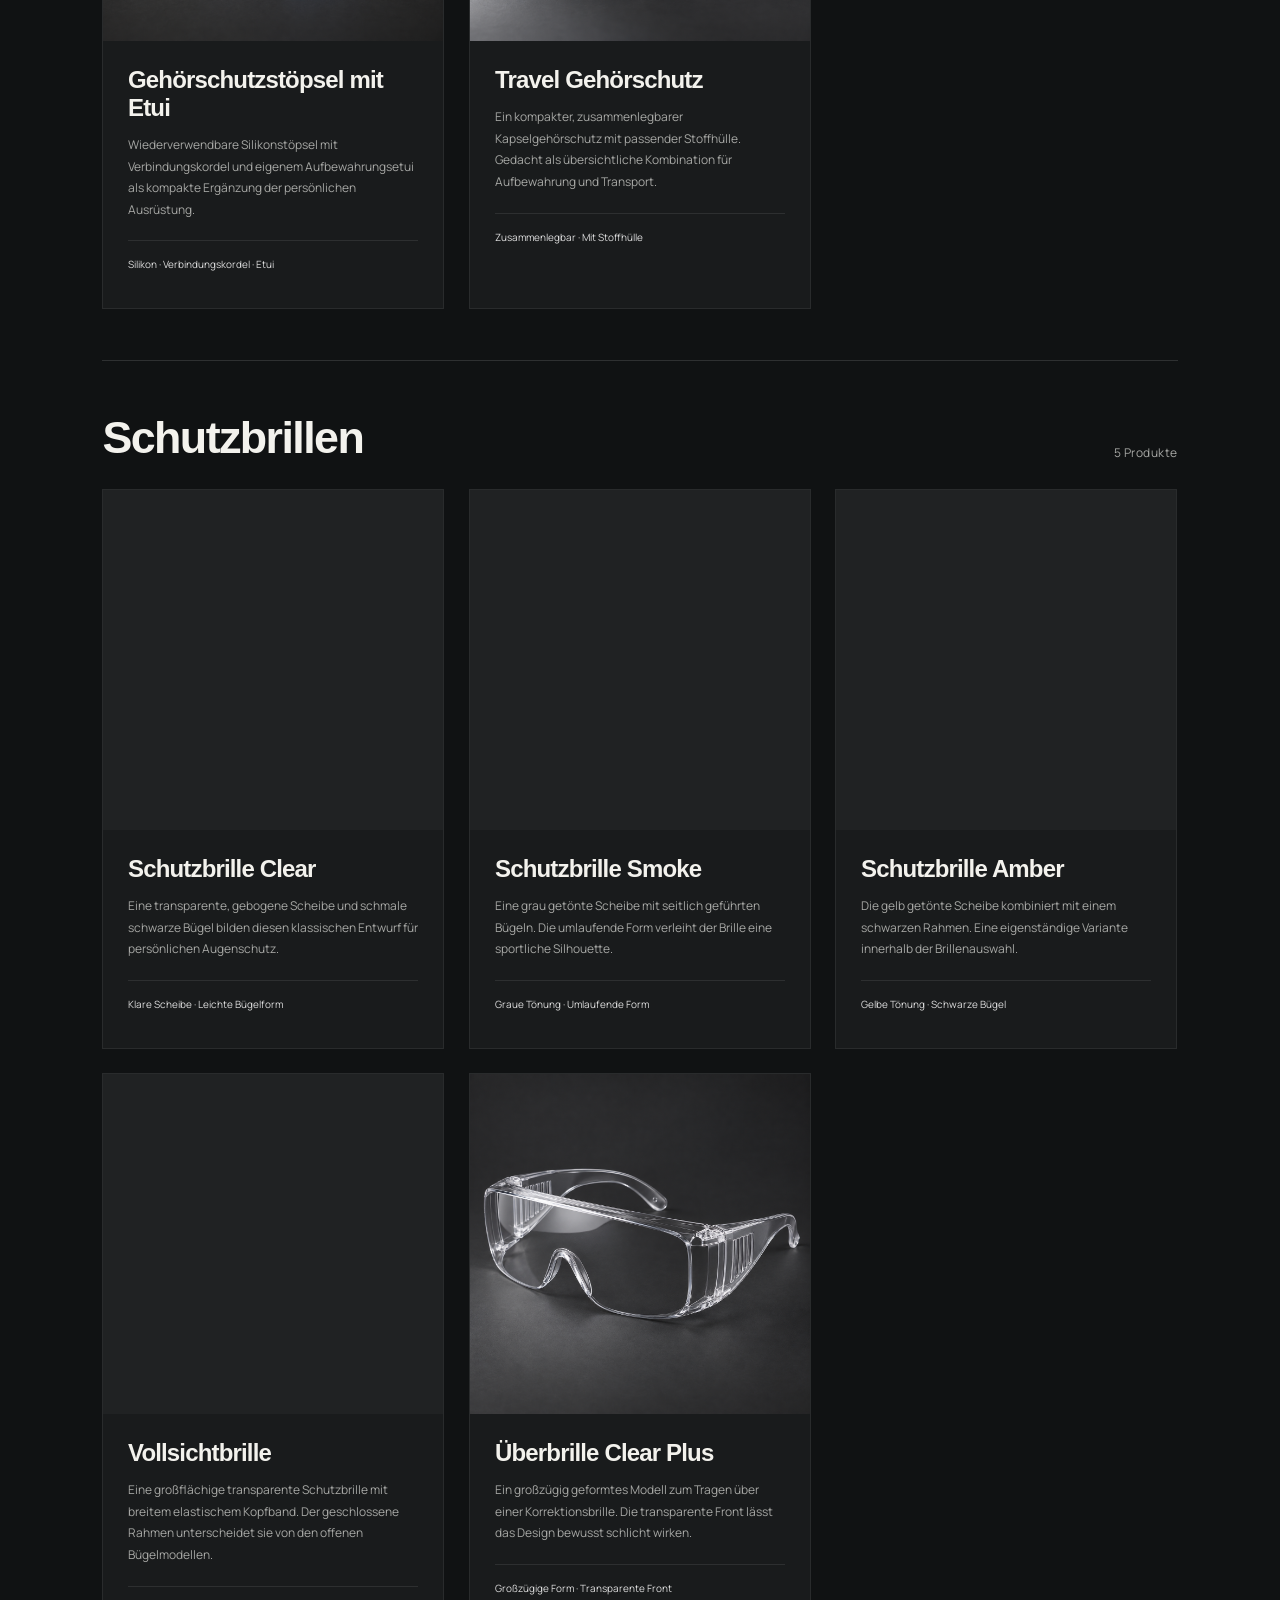
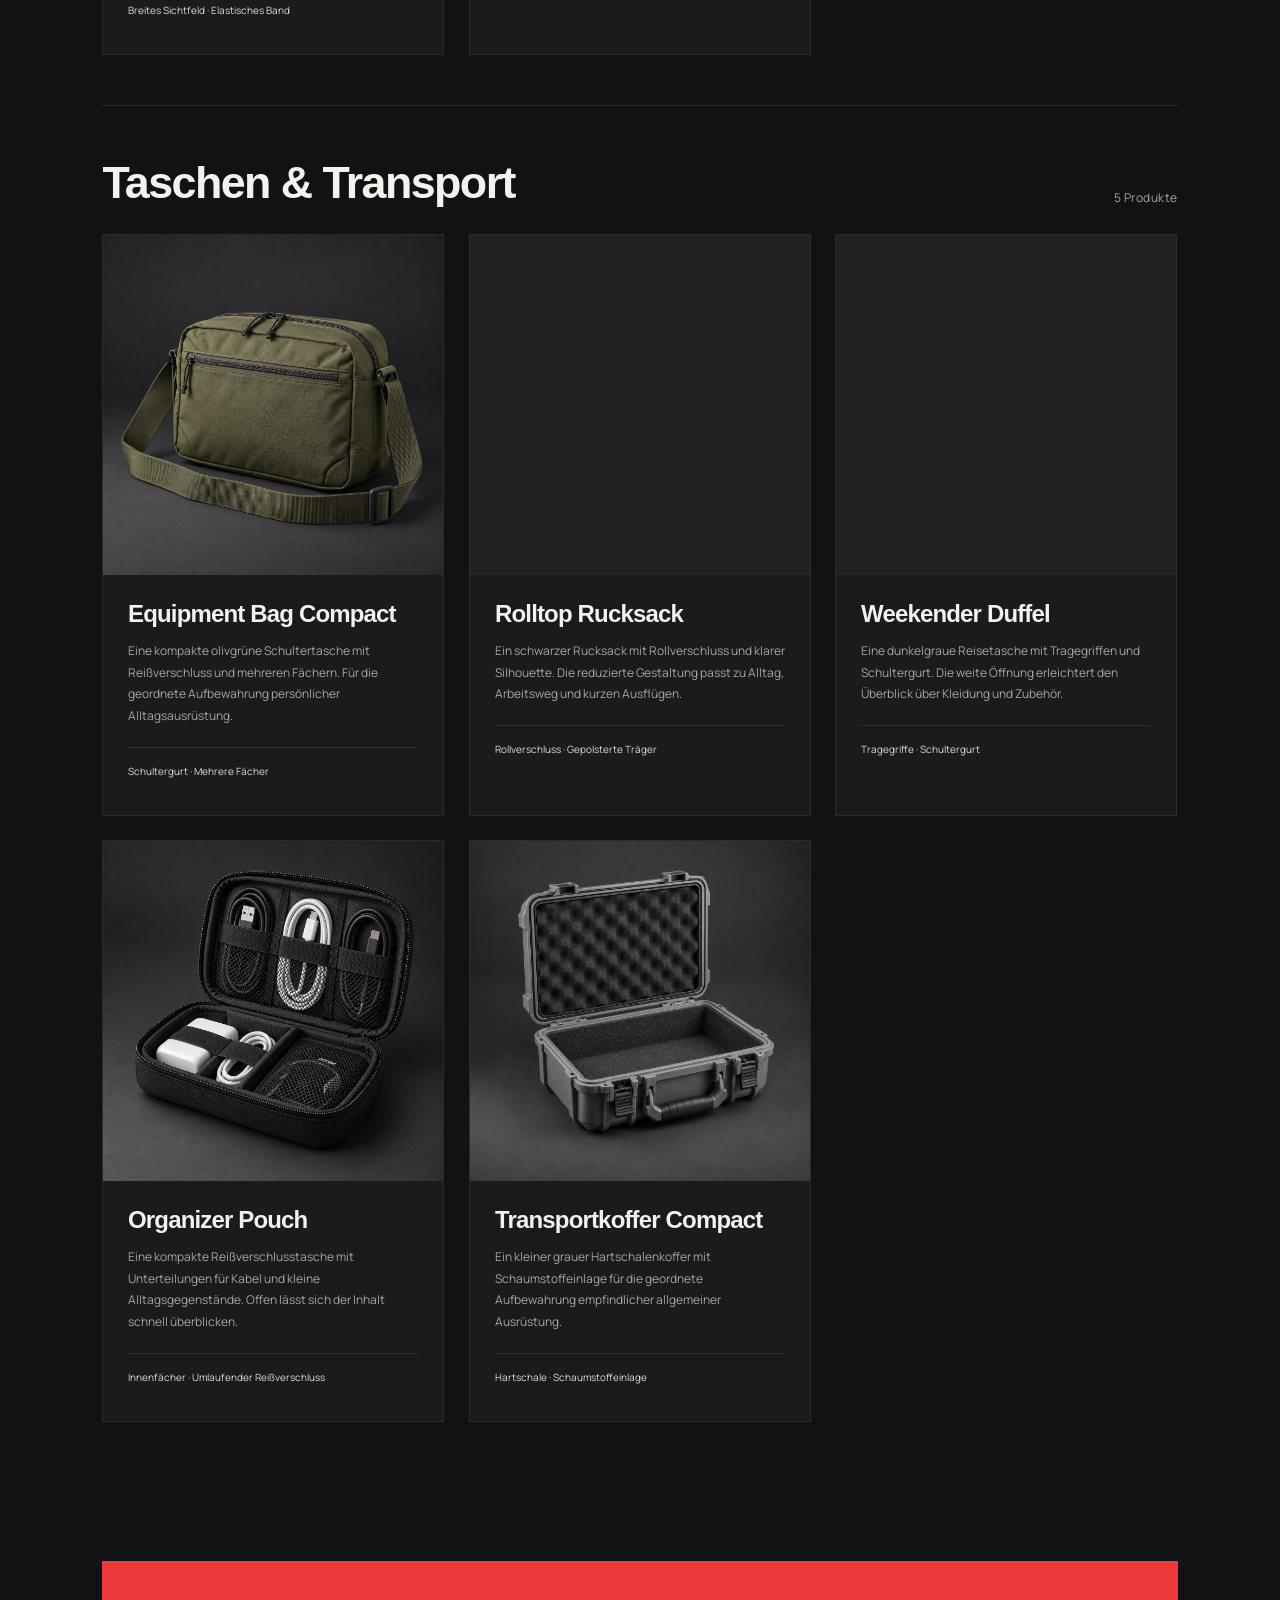
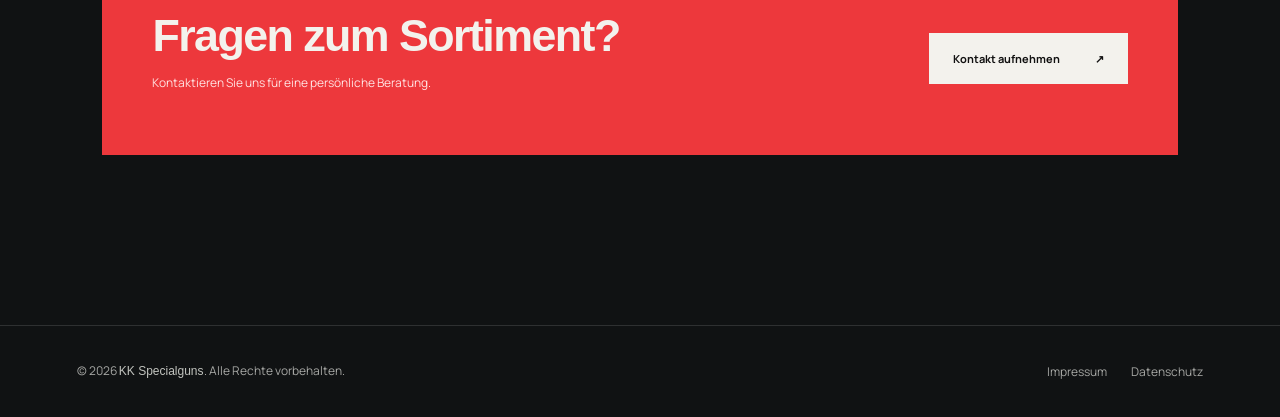
<file: produkte/index.html>
<!doctype html><html lang="de"><head><meta charset="utf-8"><meta name="viewport" content="width=device-width,initial-scale=1"><title>Gehörschutz, Schutzbrillen &amp; Taschen | KK Specialguns</title><meta name="description" content="Entdecken Sie Gehörschutz, Schutzbrillen, Taschen und Transportkoffer bei KK Specialguns. Produktmerkmale im Überblick und persönliche Beratung."><meta name="theme-color" content="#101112"><link rel="stylesheet" href="/style.css?v=1.0-20261017"><script src="/app.js?v=1.0-20261017" defer></script><link rel="canonical" href="https://www.kk-specialguns.com/produkte/"><meta name="robots" content="index,follow,max-image-preview:large"><meta property="og:type" content="website"><meta property="og:locale" content="de_AT"><meta property="og:site_name" content="KK Specialguns"><meta property="og:title" content="Gehörschutz, Schutzbrillen &amp; Taschen | KK Specialguns"><meta property="og:description" content="Entdecken Sie Gehörschutz, Schutzbrillen, Taschen und Transportkoffer bei KK Specialguns. Produktmerkmale im Überblick und persönliche Beratung."><meta property="og:url" content="https://www.kk-specialguns.com/produkte/"><meta property="og:image" content="https://www.kk-specialguns.com/assets/kk-specialguns-header.png"><meta property="og:image:alt" content="KK Specialguns Logo"><meta name="twitter:card" content="summary"><link rel="icon" href="/assets/kk-specialguns-logo.svg" type="image/svg+xml"><link rel="preconnect" href="https://fonts.googleapis.com"><link rel="preconnect" href="https://fonts.gstatic.com" crossorigin><script type="application/ld+json">{"@context": "https://schema.org", "@graph": [{"@type": "LocalBusiness", "@id": "https://www.kk-specialguns.com/#business", "name": "KK Specialguns", "url": "https://www.kk-specialguns.com/", "logo": "https://www.kk-specialguns.com/assets/kk-specialguns-logo.svg", "telephone": "+436503064466", "email": "office@kk-specialguns.com", "address": {"@type": "PostalAddress", "streetAddress": "Laxenburgerstraße 152", "postalCode": "2331", "addressLocality": "Vösendorf", "addressCountry": "AT"}, "hasMap": "https://www.google.com/maps/search/?api=1&query=Laxenburgerstra%C3%9Fe+152+2331+V%C3%B6sendorf", "contactPoint": {"@type": "ContactPoint", "telephone": "+436503064466", "email": "office@kk-specialguns.com", "contactType": "Kundenservice", "availableLanguage": "de"}}, {"@type": "WebSite", "@id": "https://www.kk-specialguns.com/#website", "name": "KK Specialguns", "url": "https://www.kk-specialguns.com/", "inLanguage": "de-AT", "publisher": {"@id": "https://www.kk-specialguns.com/#business"}}, {"@type": "CollectionPage", "@id": "https://www.kk-specialguns.com/produkte/#webpage", "url": "https://www.kk-specialguns.com/produkte/", "name": "Gehörschutz, Schutzbrillen & Taschen | KK Specialguns", "description": "Entdecken Sie Gehörschutz, Schutzbrillen, Taschen und Transportkoffer bei KK Specialguns. Produktmerkmale im Überblick und persönliche Beratung.", "inLanguage": "de-AT", "isPartOf": {"@id": "https://www.kk-specialguns.com/#website"}, "about": {"@id": "https://www.kk-specialguns.com/#business"}}, {"@type": "BreadcrumbList", "itemListElement": [{"@type": "ListItem", "position": 1, "name": "Start", "item": "https://www.kk-specialguns.com/"}, {"@type": "ListItem", "position": 2, "name": "Produkte", "item": "https://www.kk-specialguns.com/produkte/"}]}]}</script></head><body><header><a class="brand" href="/" aria-label="KK Specialguns Startseite"><img class="brand-image" src="/assets/kk-specialguns-logo.svg" alt="KK Specialguns – The biggest choice on the web – Waffen, Munition, Ausrüstung" width="820" height="156"></a><nav aria-label="Hauptnavigation"><a href="/" >Start</a><a href="/produkte/" aria-current="page">Produkte</a><a href="/kontakt/"  class="nav-contact">Kontakt</a></nav></header><main><div class="wrap"><div class="page-title reveal"><h1>Ihre Ausrüstung.<br><em>Ihr Fokus.</em></h1><p>Entdecken Sie unser Zubehör nach Kategorien.</p></div><div class="filters" aria-label="Produktkategorien"><button class="filter active" data-filter="all" aria-pressed="true">Alle Kategorien</button><button class="filter" data-filter="gehoerschutz" aria-pressed="false">Gehörschutz</button><button class="filter" data-filter="schutzbrillen" aria-pressed="false">Schutzbrillen</button><button class="filter" data-filter="taschen" aria-pressed="false">Taschen & Transport</button></div><div class="catalog" id="products"><section class="catalog-category" data-category="gehoerschutz" id="gehoerschutz"><div class="catalog-heading"><div><h2>Gehörschutz</h2></div><span>5 Produkte</span></div><div class="product-grid"><article class="product-card"><div class="product-photo"><img src="/assets/products/gehoerschutz-1.png" alt="Faltbarer Kapselgehörschutz" loading="lazy" decoding="async" width="1024" height="1024"></div><div class="product-copy"><h3>Faltbarer Kapselgehörschutz</h3><p>Ein klassischer Kapselgehörschutz mit gepolstertem Bügel und klappbaren Kapseln. Die schwarz-rote Gestaltung passt zu einer reduzierten Ausrüstung.</p><p class="product-features">Faltbare Bauform · Gepolsterter Bügel</p></div></article><article class="product-card"><div class="product-photo"><img src="/assets/products/gehoerschutz-2.png" alt="Slim Gehörschutz Olive" loading="lazy" decoding="async" width="1024" height="1024"></div><div class="product-copy"><h3>Slim Gehörschutz Olive</h3><p>Schmale Kapseln und eine olivgrüne Oberfläche prägen dieses Modell. Der verstellbare Kopfbügel ermöglicht eine individuelle Anpassung.</p><p class="product-features">Schmale Kapseln · Verstellbarer Bügel</p></div></article><article class="product-card"><div class="product-photo"><img src="/assets/products/gehoerschutz-3.png" alt="Kapselgehörschutz Signal" loading="lazy" decoding="async" width="1024" height="1024"></div><div class="product-copy"><h3>Kapselgehörschutz Signal</h3><p>Die orange-schwarze Farbkombination setzt einen deutlichen Kontrast. Breite Polster und ein klassischer Überkopfbügel ergänzen den Entwurf.</p><p class="product-features">Signalfarbe · Breite Ohrpolster</p></div></article><article class="product-card"><div class="product-photo"><img src="/assets/products/gehoerschutz-4.png" alt="Gehörschutzstöpsel mit Etui" loading="lazy" decoding="async" width="1024" height="1024"></div><div class="product-copy"><h3>Gehörschutzstöpsel mit Etui</h3><p>Wiederverwendbare Silikonstöpsel mit Verbindungskordel und eigenem Aufbewahrungsetui als kompakte Ergänzung der persönlichen Ausrüstung.</p><p class="product-features">Silikon · Verbindungskordel · Etui</p></div></article><article class="product-card"><div class="product-photo"><img src="/assets/products/gehoerschutz-5.png" alt="Travel Gehörschutz" loading="lazy" decoding="async" width="1024" height="1024"></div><div class="product-copy"><h3>Travel Gehörschutz</h3><p>Ein kompakter, zusammenlegbarer Kapselgehörschutz mit passender Stoffhülle. Gedacht als übersichtliche Kombination für Aufbewahrung und Transport.</p><p class="product-features">Zusammenlegbar · Mit Stoffhülle</p></div></article></div></section><section class="catalog-category" data-category="schutzbrillen" id="schutzbrillen"><div class="catalog-heading"><div><h2>Schutzbrillen</h2></div><span>5 Produkte</span></div><div class="product-grid"><article class="product-card"><div class="product-photo"><img src="/assets/products/schutzbrille-1.png" alt="Schutzbrille Clear" loading="lazy" decoding="async" width="1024" height="1024"></div><div class="product-copy"><h3>Schutzbrille Clear</h3><p>Eine transparente, gebogene Scheibe und schmale schwarze Bügel bilden diesen klassischen Entwurf für persönlichen Augenschutz.</p><p class="product-features">Klare Scheibe · Leichte Bügelform</p></div></article><article class="product-card"><div class="product-photo"><img src="/assets/products/schutzbrille-2.png" alt="Schutzbrille Smoke" loading="lazy" decoding="async" width="1024" height="1024"></div><div class="product-copy"><h3>Schutzbrille Smoke</h3><p>Eine grau getönte Scheibe mit seitlich geführten Bügeln. Die umlaufende Form verleiht der Brille eine sportliche Silhouette.</p><p class="product-features">Graue Tönung · Umlaufende Form</p></div></article><article class="product-card"><div class="product-photo"><img src="/assets/products/schutzbrille-3.png" alt="Schutzbrille Amber" loading="lazy" decoding="async" width="1024" height="1024"></div><div class="product-copy"><h3>Schutzbrille Amber</h3><p>Die gelb getönte Scheibe kombiniert mit einem schwarzen Rahmen. Eine eigenständige Variante innerhalb der Brillenauswahl.</p><p class="product-features">Gelbe Tönung · Schwarze Bügel</p></div></article><article class="product-card"><div class="product-photo"><img src="/assets/products/schutzbrille-4.png" alt="Vollsichtbrille" loading="lazy" decoding="async" width="1024" height="1024"></div><div class="product-copy"><h3>Vollsichtbrille</h3><p>Eine großflächige transparente Schutzbrille mit breitem elastischem Kopfband. Der geschlossene Rahmen unterscheidet sie von den offenen Bügelmodellen.</p><p class="product-features">Breites Sichtfeld · Elastisches Band</p></div></article><article class="product-card"><div class="product-photo"><img src="/assets/products/schutzbrille-5.png" alt="Überbrille Clear Plus" loading="lazy" decoding="async" width="1024" height="1024"></div><div class="product-copy"><h3>Überbrille Clear Plus</h3><p>Ein großzügig geformtes Modell zum Tragen über einer Korrektionsbrille. Die transparente Front lässt das Design bewusst schlicht wirken.</p><p class="product-features">Großzügige Form · Transparente Front</p></div></article></div></section><section class="catalog-category" data-category="taschen" id="taschen"><div class="catalog-heading"><div><h2>Taschen & Transport</h2></div><span>5 Produkte</span></div><div class="product-grid"><article class="product-card"><div class="product-photo"><img src="/assets/products/tasche-1.png" alt="Equipment Bag Compact" loading="lazy" decoding="async" width="1024" height="1024"></div><div class="product-copy"><h3>Equipment Bag Compact</h3><p>Eine kompakte olivgrüne Schultertasche mit Reißverschluss und mehreren Fächern. Für die geordnete Aufbewahrung persönlicher Alltagsausrüstung.</p><p class="product-features">Schultergurt · Mehrere Fächer</p></div></article><article class="product-card"><div class="product-photo"><img src="/assets/products/tasche-2.png" alt="Rolltop Rucksack" loading="lazy" decoding="async" width="1024" height="1024"></div><div class="product-copy"><h3>Rolltop Rucksack</h3><p>Ein schwarzer Rucksack mit Rollverschluss und klarer Silhouette. Die reduzierte Gestaltung passt zu Alltag, Arbeitsweg und kurzen Ausflügen.</p><p class="product-features">Rollverschluss · Gepolsterte Träger</p></div></article><article class="product-card"><div class="product-photo"><img src="/assets/products/tasche-3.png" alt="Weekender Duffel" loading="lazy" decoding="async" width="1024" height="1024"></div><div class="product-copy"><h3>Weekender Duffel</h3><p>Eine dunkelgraue Reisetasche mit Tragegriffen und Schultergurt. Die weite Öffnung erleichtert den Überblick über Kleidung und Zubehör.</p><p class="product-features">Tragegriffe · Schultergurt</p></div></article><article class="product-card"><div class="product-photo"><img src="/assets/products/tasche-4.png" alt="Organizer Pouch" loading="lazy" decoding="async" width="1024" height="1024"></div><div class="product-copy"><h3>Organizer Pouch</h3><p>Eine kompakte Reißverschlusstasche mit Unterteilungen für Kabel und kleine Alltagsgegenstände. Offen lässt sich der Inhalt schnell überblicken.</p><p class="product-features">Innenfächer · Umlaufender Reißverschluss</p></div></article><article class="product-card"><div class="product-photo"><img src="/assets/products/tasche-5.png" alt="Transportkoffer Compact" loading="lazy" decoding="async" width="1024" height="1024"></div><div class="product-copy"><h3>Transportkoffer Compact</h3><p>Ein kleiner grauer Hartschalenkoffer mit Schaumstoffeinlage für die geordnete Aufbewahrung empfindlicher allgemeiner Ausrüstung.</p><p class="product-features">Hartschale · Schaumstoffeinlage</p></div></article></div></section></div><section><div class="contact-banner"><div><h2>Fragen zum Sortiment?</h2><p>Kontaktieren Sie uns für eine persönliche Beratung.</p></div><a class="btn" href="/kontakt/">Kontakt aufnehmen <span>↗</span></a></div></section></div></main><footer><span class="footer-copyright">© 2026 <a class="footer-company" href="/">KK Specialguns</a>. Alle Rechte vorbehalten.</span><nav aria-label="Rechtliche Informationen"><a href="/impressum/">Impressum</a><a href="/datenschutz/">Datenschutz</a></nav></footer></body></html>
</file>
<file: style.css>
@import url('https://fonts.googleapis.com/css2?family=Manrope:wght@400;500;600;700&display=swap');
:root{--bg:#101112;--panel:#1b1d1e;--ink:#f3f2ed;--muted:#a6a7a4;--red:#ed383c}*{box-sizing:border-box}html{scroll-behavior:smooth}body{margin:0;background:var(--bg);color:var(--ink);font:15px Manrope,Arial,sans-serif}a{color:inherit;text-decoration:none}button,input,select,textarea{font:inherit}button,a,input,textarea,select{outline-offset:5px}header{height:96px;display:flex;align-items:center;justify-content:space-between;padding:0 6%;border-bottom:1px solid #ffffff1c;position:relative;z-index:3}.brand{font:700 27px Arial,Helvetica,sans-serif;letter-spacing:-.5px}.mark{color:var(--red);font-size:36px;margin-right:9px;letter-spacing:-10px;padding-right:8px}.brand small{display:block;font:8px Manrope;letter-spacing:3px;margin-left:45px;color:#a6a7a4}nav{display:flex;gap:34px;align-items:center}nav a{font-size:12px}nav a[aria-current=page]{color:var(--red)}.nav-contact{border:1px solid #ffffff45;padding:13px 22px}.wrap{padding:0 8%;max-width:1600px;margin:auto}.hero{min-height:680px;display:grid;grid-template-columns:1.08fr 1fr;align-items:center;position:relative;overflow:hidden}.eyebrow{font-size:10px;font-weight:700;letter-spacing:2.5px;text-transform:uppercase;color:var(--muted)}.eyebrow:before{content:'';display:inline-block;width:25px;height:2px;background:var(--red);vertical-align:middle;margin-right:12px}h1,h2,h3{font-family:Arial,Helvetica,sans-serif;text-transform:uppercase;margin:0;font-weight:700}h1{font-size:clamp(65px,7.5vw,116px);line-height:.95;letter-spacing:-2px;margin:28px 0}h1 em{font-style:normal;color:var(--red)}p{line-height:1.8;color:var(--muted)}.lead{max-width:420px}.btn{display:inline-flex;gap:35px;align-items:center;padding:18px 24px;background:var(--red);color:white;border:0;font-size:11px;font-weight:700;cursor:pointer}.btn:hover{background:#ff5054}.textlink{font-size:11px;margin-left:24px;border-bottom:1px solid #777;padding-bottom:6px}.hero-actions{margin-top:30px}.art{position:relative;min-height:520px;display:grid;place-items:center;background:radial-gradient(ellipse,#484b4940,transparent 65%)}.art:before,.art:after{content:'';position:absolute;border:1px solid #ffffff0e;border-radius:50%;width:430px;height:430px}.art:after{width:330px;height:330px}.art svg{width:90%;filter:drop-shadow(20px 30px 25px #000);transform:rotate(-13deg);animation:float 6s ease-in-out infinite;z-index:1}.artlabel{position:absolute;bottom:26px;left:15px;font-size:9px;letter-spacing:2px;color:var(--muted)}.artlabel b{color:var(--ink);display:block;margin-top:8px;font-size:12px}.vertical{position:absolute;right:0;writing-mode:vertical-rl;letter-spacing:4px;font-size:9px;color:#707271}.strip{display:flex;justify-content:space-between;padding:27px 8%;border-block:1px solid #ffffff20;font-size:10px;letter-spacing:1px;color:#c0c1bd}.strip span:before{content:'+';color:var(--red);margin-right:14px}section{padding:90px 0}.section-head{display:flex;justify-content:space-between;align-items:end;margin-bottom:38px}h2{font-size:58px;line-height:1.05}h3{font-size:30px}.section-head .eyebrow{margin-bottom:18px}.grid{display:grid;grid-template-columns:repeat(3,1fr);gap:20px}.card{background:var(--panel);padding:30px;position:relative;transition:transform .25s,border-color .25s;border:1px solid #ffffff09}.card:hover{transform:translateY(-6px);border-color:#ffffff40}.card .num{color:#666;font-size:10px;letter-spacing:2px}.card p{font-size:12px}.illustration{height:180px;display:grid;place-items:center}.illustration svg{height:155px;width:90%;filter:drop-shadow(0 12px 10px #0008)}.card a{display:flex;justify-content:space-between;align-items:center;margin-top:20px}.arrow{color:var(--red)}.intro{display:grid;grid-template-columns:1fr 1fr;gap:12%;border-top:1px solid #ffffff20}.intro h2{font-size:65px}.intro p{margin-top:0}.contact-banner{background:var(--red);padding:50px;display:flex;align-items:center;justify-content:space-between;margin-bottom:80px}.contact-banner h2{font-size:54px}.contact-banner p{color:#ffe1e1;font-size:12px}.contact-banner .btn{background:var(--ink);color:#111}footer{border-top:1px solid #ffffff20;padding:35px 6%;display:flex;justify-content:space-between;align-items:center;font-size:10px;color:var(--muted)}footer .brand{color:var(--ink);font-size:20px}.page-title{padding:75px 0 35px}.page-title h1{font-size:88px}.filters{display:flex;gap:10px;flex-wrap:wrap;margin:20px 0 30px}.filter{border:1px solid #444;background:none;color:#ccc;padding:12px 20px;cursor:pointer;font-size:11px}.filter.active{background:var(--red);border-color:var(--red);color:#fff}.note{font-size:11px;color:#aaa;margin-top:28px}.contact-layout{display:grid;grid-template-columns:1fr 1.1fr;gap:10%;padding-bottom:80px}.contact-item{padding:23px 0;border-bottom:1px solid #ffffff20}.contact-item small{display:block;color:var(--red);letter-spacing:2px;font-size:9px;margin-bottom:12px}.contact-item a,.contact-item address{font:500 21px Manrope;font-style:normal;line-height:1.6}.form{padding:35px;background:var(--panel)}.form h3{margin-bottom:10px}.form label{display:block;font-size:11px;margin:20px 0 8px}.form input,.form select,.form textarea{width:100%;border:1px solid #454747;background:#141617;color:white;padding:13px;border-radius:0}.form textarea{min-height:120px;resize:vertical}.form .btn{margin-top:22px}.form p{font-size:11px}.reveal{animation:appear .7s both}@keyframes appear{from{opacity:0;transform:translateY(18px)}to{opacity:1;transform:translateY(0)}}@keyframes float{50%{transform:translateY(-12px) rotate(-9deg)}}@media(prefers-reduced-motion:reduce){*{animation:none!important;scroll-behavior:auto!important;transition:none!important}}@media(max-width:750px){header{height:85px;padding:0 5%}.brand{font-size:21px}.brand small{font-size:6px}nav{gap:16px}.nav-contact{padding:9px}.wrap{padding:0 6%}.hero{grid-template-columns:1fr;min-height:auto;padding-top:45px}.hero h1{font-size:78px}.art{min-height:350px}.art svg{width:75%;height:320px}.art:before{width:300px;height:300px}.art:after{width:230px;height:230px}.vertical{right:5px}.strip{gap:18px;flex-wrap:wrap;padding:22px 6%;font-size:8px}.grid{grid-template-columns:1fr}.section-head{display:block}h2{font-size:48px}.section-head .textlink{display:inline-block;margin:20px 0 0}section{padding:60px 0}.intro{grid-template-columns:1fr;gap:25px}.intro h2{font-size:53px}.contact-banner{padding:30px;display:block}.contact-banner .btn{margin-top:15px}.contact-banner h2{font-size:44px}footer{gap:25px;flex-wrap:wrap}.contact-layout{grid-template-columns:1fr;gap:35px}.page-title h1{font-size:65px}.form{padding:25px}.artlabel{bottom:4px}}

/* Supplied brand header */
header .brand{display:flex;align-items:center;flex-shrink:0} .brand-image{display:block;width:330px;height:auto;max-width:100%;} @media(max-width:750px){header{gap:15px;flex-wrap:wrap;height:auto;min-height:110px;padding-top:14px;padding-bottom:14px}header .brand{width:min(330px,100%)}header nav{width:100%;justify-content:space-between;gap:16px}.brand-image{width:100%}}

.hero-carousel{overflow:hidden;isolation:isolate}.hero-slide{position:absolute;inset:0;display:grid;place-items:center;opacity:0;clip-path:inset(0 0 0 100%);transition:clip-path 800ms cubic-bezier(.76,0,.24,1),opacity 800ms;pointer-events:none;z-index:1}.hero-slide.is-active{opacity:1;clip-path:inset(0);z-index:2}.hero-slide.is-leaving{opacity:0;clip-path:inset(0 100% 0 0);z-index:1}.hero-slide svg{max-height:480px;animation:none;transform:rotate(-10deg)}.hero-slide .artlabel{bottom:26px}.hero-carousel .vertical{z-index:3}.carousel-toggle{position:absolute;right:15px;bottom:26px;z-index:4;width:34px;height:34px;border:1px solid #ffffff40;background:#101112;color:#eee;cursor:pointer}.carousel-toggle:hover{border-color:var(--red)}@media(max-width:750px){.hero-slide .artlabel{bottom:10px}.hero-slide svg{max-height:320px}.carousel-toggle{bottom:10px}}@media(prefers-reduced-motion:reduce){.hero-slide{transition:none}}
/* Subtle motion for the hero illustrations */
.hero-slide svg{transform-origin:50% 55%;animation:hero-gentle-motion 6s ease-in-out infinite;will-change:transform}
@keyframes hero-gentle-motion{
  0%,100%{transform:translateY(0) rotate(-10deg) scale(1)}
  35%{transform:translateY(-5px) rotate(-8.8deg) scale(1.012)}
  70%{transform:translateY(-2px) rotate(-10.8deg) scale(1.004)}
}
@media(prefers-reduced-motion:reduce){.hero-slide svg{animation:none;will-change:auto}}

.catalog-category{padding:38px 0 50px;border-top:1px solid #ffffff20}.catalog-heading{display:flex;align-items:end;justify-content:space-between;gap:20px;margin-bottom:28px}.catalog-heading h2{font-size:49px;margin-top:14px}.catalog-heading>span{font-size:9px;letter-spacing:2px;color:var(--muted)}.product-grid{display:grid;grid-template-columns:repeat(3,minmax(0,1fr));gap:24px}.product-card{background:#191b1c;border:1px solid #ffffff12;min-width:0}.product-photo{position:relative;background:#202223;aspect-ratio:1;overflow:hidden}.product-photo img{width:100%;height:100%;object-fit:cover;display:block;transition:transform .5s}.product-card:hover .product-photo img{transform:scale(1.035)}.product-photo>span{position:absolute;left:16px;top:16px;font-size:8px;letter-spacing:1.8px;background:#111b;color:#ddd;padding:7px 9px}.product-copy{padding:25px}.product-tag{color:var(--red);font-size:10px;margin:0 0 12px}.product-copy h3{font-size:29px}.product-copy>p{font-size:12px}.product-copy .product-features{font-size:10px;line-height:1.8;color:#ddd;border-top:1px solid #ffffff16;padding-top:14px;margin-top:20px}.product-copy details{font-size:10px;color:var(--muted);border-top:1px solid #ffffff16;padding-top:14px}.product-copy summary{cursor:pointer;display:flex;justify-content:space-between;gap:10px;list-style:none}.product-copy summary::-webkit-details-marker{display:none}.product-copy details p{font-size:11px}.product-contact{display:flex;justify-content:space-between;font-size:11px;margin-top:24px}.product-contact span{color:var(--red)}.location-section{max-width:1600px;padding:30px 8% 80px;margin:auto}.location-section .section-head p{font-size:12px}.map-frame{border:1px solid #ffffff25;background:#222;overflow:hidden}.map-frame iframe{display:block;width:100%;height:440px}.map-caption{display:flex;justify-content:space-between;align-items:center;gap:20px;margin-top:20px}.map-caption p{font-size:11px}.map-caption .btn{font-size:10px;padding:15px 20px}[hidden]{display:none!important}@media(max-width:1000px){.product-grid{grid-template-columns:repeat(2,minmax(0,1fr))}}@media(max-width:600px){.product-grid{grid-template-columns:1fr}.catalog-heading{align-items:start;flex-direction:column}.catalog-heading h2{font-size:43px}.location-section{padding:20px 6% 60px}.map-frame iframe{height:340px}.map-caption{align-items:start;flex-direction:column}}

/* Clear, classic sans-serif display typography */
h1,h2,h3{font-family:Arial,Helvetica,sans-serif;font-weight:700;letter-spacing:-.035em;text-transform:none;line-height:1.08}h1{font-size:clamp(48px,5.8vw,88px)}h2,.intro h2{font-size:clamp(34px,4vw,54px)}h3{font-size:26px}.page-title h1{font-size:clamp(46px,6vw,76px)}.contact-banner h2{font-size:clamp(30px,3.5vw,46px)}.catalog-heading h2{font-size:clamp(32px,3.5vw,46px)}.product-copy h3{font-size:24px;line-height:1.16}.catalog-heading>span{letter-spacing:.04em;font-size:12px;white-space:nowrap}.brand-image{width:360px}header .brand{max-width:48%}@media(max-width:750px){.hero h1{font-size:clamp(43px,10vw,68px)}header .brand{max-width:100%;width:min(360px,100%)}.brand-image{width:100%}}

/* Restrained, one-time scroll entrances. Content stays visible after reveal. */
.scroll-reveal{opacity:0;translate:0 24px;transition:opacity .75s ease var(--reveal-delay,0ms),translate .85s cubic-bezier(.22,1,.36,1) var(--reveal-delay,0ms)}
.scroll-reveal.scroll-visible{opacity:1;translate:0 0}
.hero .scroll-reveal:nth-child(2){--reveal-delay:80ms}.hero .scroll-reveal:nth-child(3){--reveal-delay:150ms}.hero .scroll-reveal:nth-child(4){--reveal-delay:220ms}.hero-carousel.scroll-reveal{--reveal-delay:140ms}
.product-card{transition:border-color .3s,box-shadow .3s,opacity .75s ease var(--reveal-delay,0ms),translate .85s cubic-bezier(.22,1,.36,1) var(--reveal-delay,0ms)}
.product-card:hover{border-color:#ffffff30;box-shadow:0 14px 36px #0003}
.btn{transition:background .25s,transform .25s}.btn:hover{transform:translateY(-2px)}.btn:active{transform:translateY(0)}
@media(prefers-reduced-motion:reduce){.scroll-reveal{opacity:1;translate:none;transition:none!important}.btn:hover{transform:none}}

/* A little more depth, without taking control of scrolling. */
.hero-carousel{transform:translateY(var(--hero-depth,0px));transition:transform .16s linear}
.hero-carousel:before{border-top-color:#ffffff26;border-right-color:#ffffff08;animation:orbit-ring 34s linear infinite}
.hero-carousel:after{border-bottom-color:#ed383c30;border-left-color:#ffffff08;animation:orbit-ring 46s linear infinite reverse}
@keyframes orbit-ring{to{rotate:360deg}}
.scroll-reveal{translate:0 36px;transition-duration:.85s,1s}
.scroll-reveal.scroll-visible{translate:0 0}
.product-card,.card{position:relative;transform:perspective(1100px) rotateX(var(--tilt-x,0deg)) rotateY(var(--tilt-y,0deg));transition:transform .28s ease,border-color .3s,box-shadow .3s,opacity .85s ease var(--reveal-delay,0ms),translate 1s cubic-bezier(.22,1,.36,1) var(--reveal-delay,0ms)}
.product-card:after,.card:after{content:'';position:absolute;inset:0;pointer-events:none;opacity:0;background:radial-gradient(circle at var(--light-x,50%) var(--light-y,30%),#ffffff09,transparent 60%);transition:opacity .35s}
@media(hover:hover) and (pointer:fine){.product-card:hover,.card:hover{transform:perspective(1100px) translateY(-5px) rotateX(var(--tilt-x,0deg)) rotateY(var(--tilt-y,0deg));border-color:#ffffff36}.product-card:hover:after,.card:hover:after{opacity:1}.product-card:hover .product-photo img{transform:scale(1.055)}}
nav a{position:relative}nav a:not(.nav-contact):after{content:'';position:absolute;left:0;right:0;bottom:-8px;height:1px;background:var(--red);transform:scaleX(0);transform-origin:left;transition:transform .3s}nav a:not(.nav-contact):hover:after,nav a[aria-current=page]:not(.nav-contact):after{transform:scaleX(1)}
@media(prefers-reduced-motion:reduce){.hero-carousel,.product-card,.card{transform:none!important}.hero-carousel:before,.hero-carousel:after{animation:none!important}.scroll-reveal{opacity:1;translate:none!important}.product-photo img{transform:none!important}}

/* Dark brushed metal: fine directional grain and broad, restrained highlights. */
body{background-color:#101213;background-image:repeating-linear-gradient(0deg,#ffffff05 0px,#ffffff05 1px,#00000008 1px,#00000008 3px),repeating-linear-gradient(92deg,transparent 0px,transparent 57px,#c4ced003 58px,transparent 60px),linear-gradient(115deg,#090b0c 0%,#191c1e 23%,#101213 43%,#1c1f21 66%,#0c0e0f 100%);background-attachment:fixed;background-size:100% 4px,173px 100%,100% 100%}

/* Holographic hero illustrations with a smooth dissolve between motifs. */
.hero-carousel{--holo:#a8e1e6;background:radial-gradient(ellipse at 50% 52%,#6dc9d910,transparent 64%)}
.hero-slide{clip-path:none;opacity:0;transform:translateY(9px) scale(.975);filter:blur(5px);transition:opacity 1150ms ease,transform 1400ms cubic-bezier(.22,1,.36,1),filter 1150ms ease;mix-blend-mode:screen}
.hero-slide.is-active{opacity:1;transform:translateY(0) scale(1);filter:blur(0);z-index:2}
.hero-slide.is-leaving{opacity:0;transform:translateY(-7px) scale(1.02);filter:blur(6px);z-index:1}
.hero-slide svg{filter:grayscale(1) sepia(.22) hue-rotate(130deg) saturate(1.5) brightness(1.65) contrast(1.12) drop-shadow(0 0 3px #a8e1e655) drop-shadow(0 0 20px #79cbd13b);opacity:.83}

.hero-slide:after{content:'';position:absolute;inset:13% 8% 12%;pointer-events:none;background:repeating-linear-gradient(0deg,transparent 0px,transparent 3px,#090e1255 3px,#090e1255 4px);opacity:.62;mask-image:radial-gradient(ellipse,#000 30%,transparent 72%);z-index:3}
.hero-slide:before{content:'';position:absolute;inset:15% 14%;pointer-events:none;background:linear-gradient(180deg,transparent 42%,#a8e1e614 49%,#c7faff22 50%,transparent 58%);animation:holo-scan 7s ease-in-out infinite;mask-image:radial-gradient(ellipse,#000 20%,transparent 70%);z-index:3}
@keyframes holo-scan{0%,100%{translate:0 -20%;opacity:0}20%{opacity:.65}80%{opacity:.4}90%{translate:0 22%;opacity:0}}
.hero-carousel:before{border-style:dashed;border-color:#9edee51b;border-top-color:#b7edf13b}
.hero-carousel:after{border-color:#9edee50c;border-bottom-color:#b7edf12b}
@media(prefers-reduced-motion:reduce){.hero-slide{transition:none!important;transform:none!important;filter:none!important}.hero-slide:before{animation:none;opacity:0}}

/* Consistent, hand-drawn vector symbols rather than holograms. */
.hero-slide svg{filter:drop-shadow(0 12px 14px #0005);opacity:1;max-width:95%}

.hero-slide:before,.hero-slide:after{display:none}
.hero-slide{mix-blend-mode:normal}
.hero-icon-caption{position:absolute;bottom:35px;left:0;right:0;text-align:center;font-family:Arial,Helvetica,sans-serif;font-size:15px;letter-spacing:.025em;color:#bfc3bf}
.hero-carousel:before{border-style:solid;border-color:#ffffff0a;animation:none}
.hero-carousel:after{border-color:#ffffff07;animation:none}

/* Subtle pointer repulsion; floating and crossfading remain independent. */
.hero-slide svg{translate:var(--pointer-x,0px) var(--pointer-y,0px);transition:translate 1.5s cubic-bezier(.25,.46,.45,.94)}
@media(prefers-reduced-motion:reduce),(hover:none),(pointer:coarse){.hero-slide svg{translate:0 0!important}}

/* Version 1.0: larger primary navigation. */
header nav a{font-size:16px;font-weight:600}
header nav{gap:36px}
header .nav-contact{padding:14px 25px}
@media(max-width:750px){header nav a{font-size:15px}header nav{gap:20px}header .nav-contact{padding:10px 18px}}

/* Version 1.0: discreet appointment notice. */
.visit-note{border-left:2px solid var(--red);padding:6px 0 6px 12px;color:#d6d7d2;font-size:12px;font-weight:600;line-height:1.65}
.map-caption .visit-note{font-size:12px}

/* Version 1.0: minimal legal footer and clearly marked imprint draft. */
footer{justify-content:center;min-height:86px}
footer nav a{font-size:12px;color:var(--muted)}
footer nav a:hover{color:var(--ink)}
.legal-page{padding-bottom:80px;min-height:70vh}
.legal-placeholder{max-width:800px;padding:24px 28px;border:1px solid #ffffff20;border-left:3px solid var(--red);background:#ffffff03}
.legal-placeholder h2,.legal-details h2{font-size:28px}
.legal-placeholder p{margin-bottom:0}
.legal-details{max-width:800px;padding:45px 0 0}
.legal-details dl{margin-top:28px}.legal-details dt{font-weight:600;font-size:14px;margin-top:23px}.legal-details dd{margin:7px 0 0;color:var(--muted);font-size:14px}

/* Version 1.0: restrained company signature in the footer. */
footer{justify-content:space-between;gap:24px}
.footer-company{font-family:Arial,Helvetica,sans-serif;font-size:14px;font-weight:600;letter-spacing:.015em;color:#c1c3be}
.footer-company:hover{color:var(--ink)}

/* Version 1.0: load the external map only after explicit consent. */
.map-frame iframe{border:0}
.map-consent{min-height:340px;display:flex;flex-direction:column;align-items:center;justify-content:center;text-align:center;padding:40px 28px;background:#191c1b}
.map-consent h3{font-size:24px;margin-bottom:12px}
.map-consent p{max-width:660px;font-size:13px;margin:7px 0;line-height:1.75}
.map-consent .btn{margin-top:20px}
.map-external,.map-privacy{font-size:12px;color:#c6c9c3;text-decoration:underline;text-underline-offset:4px;margin-top:18px;line-height:1.6}
.map-privacy{font-size:11px;color:var(--muted);margin-top:12px}
.map-status{font-size:12px;margin:14px 0 0}
.map-status:empty{display:none}
.map-disable{background:transparent;border:1px solid #ffffff35;color:#d6d7d2;padding:10px 15px;margin-top:12px;cursor:pointer;font-size:12px}
.map-disable:hover{border-color:#ffffff70}
@media(max-width:600px){.map-consent{padding:30px 20px}.map-consent p{font-size:12px}}

/* Version 1.0: concise map notice with expandable details. */
.map-legal-details{width:100%;max-width:660px;margin-top:20px;text-align:center}
.map-legal-details summary{display:list-item;list-style:disclosure-closed inside;cursor:pointer;color:#bfc3bd;font-size:12px;text-decoration:underline;text-underline-offset:4px}
.map-legal-details[open] summary{list-style-type:disclosure-open}
.map-legal-copy{padding-top:12px}.map-legal-copy p{font-size:12px}.map-legal-copy .map-privacy{display:inline-block}

/* Version 1.0: standard copyright footer. */
.footer-copyright{font-size:12px;line-height:1.7;color:var(--muted)}
.footer-copyright .footer-company{font-size:12px;font-weight:500;letter-spacing:0}
@media(max-width:600px){footer{align-items:flex-start}.footer-copyright{max-width:240px}}

/* Version 1.0: readable privacy information. */
.privacy-content{max-width:850px}.privacy-content section{padding:34px 0;border-bottom:1px solid #ffffff15}.privacy-content h2{font-size:clamp(23px,3vw,30px);line-height:1.25}.privacy-content p,.privacy-content address{font-size:14px;line-height:1.9}.privacy-content address{font-style:normal;color:var(--muted);margin-top:20px}.privacy-content a,.map-legal-copy p a{text-decoration:underline;text-underline-offset:3px;overflow-wrap:anywhere}.privacy-open{border-left:2px solid #ad8c60;padding-left:14px;color:#cfbea6}footer nav{gap:24px;flex-wrap:wrap}
</file>
